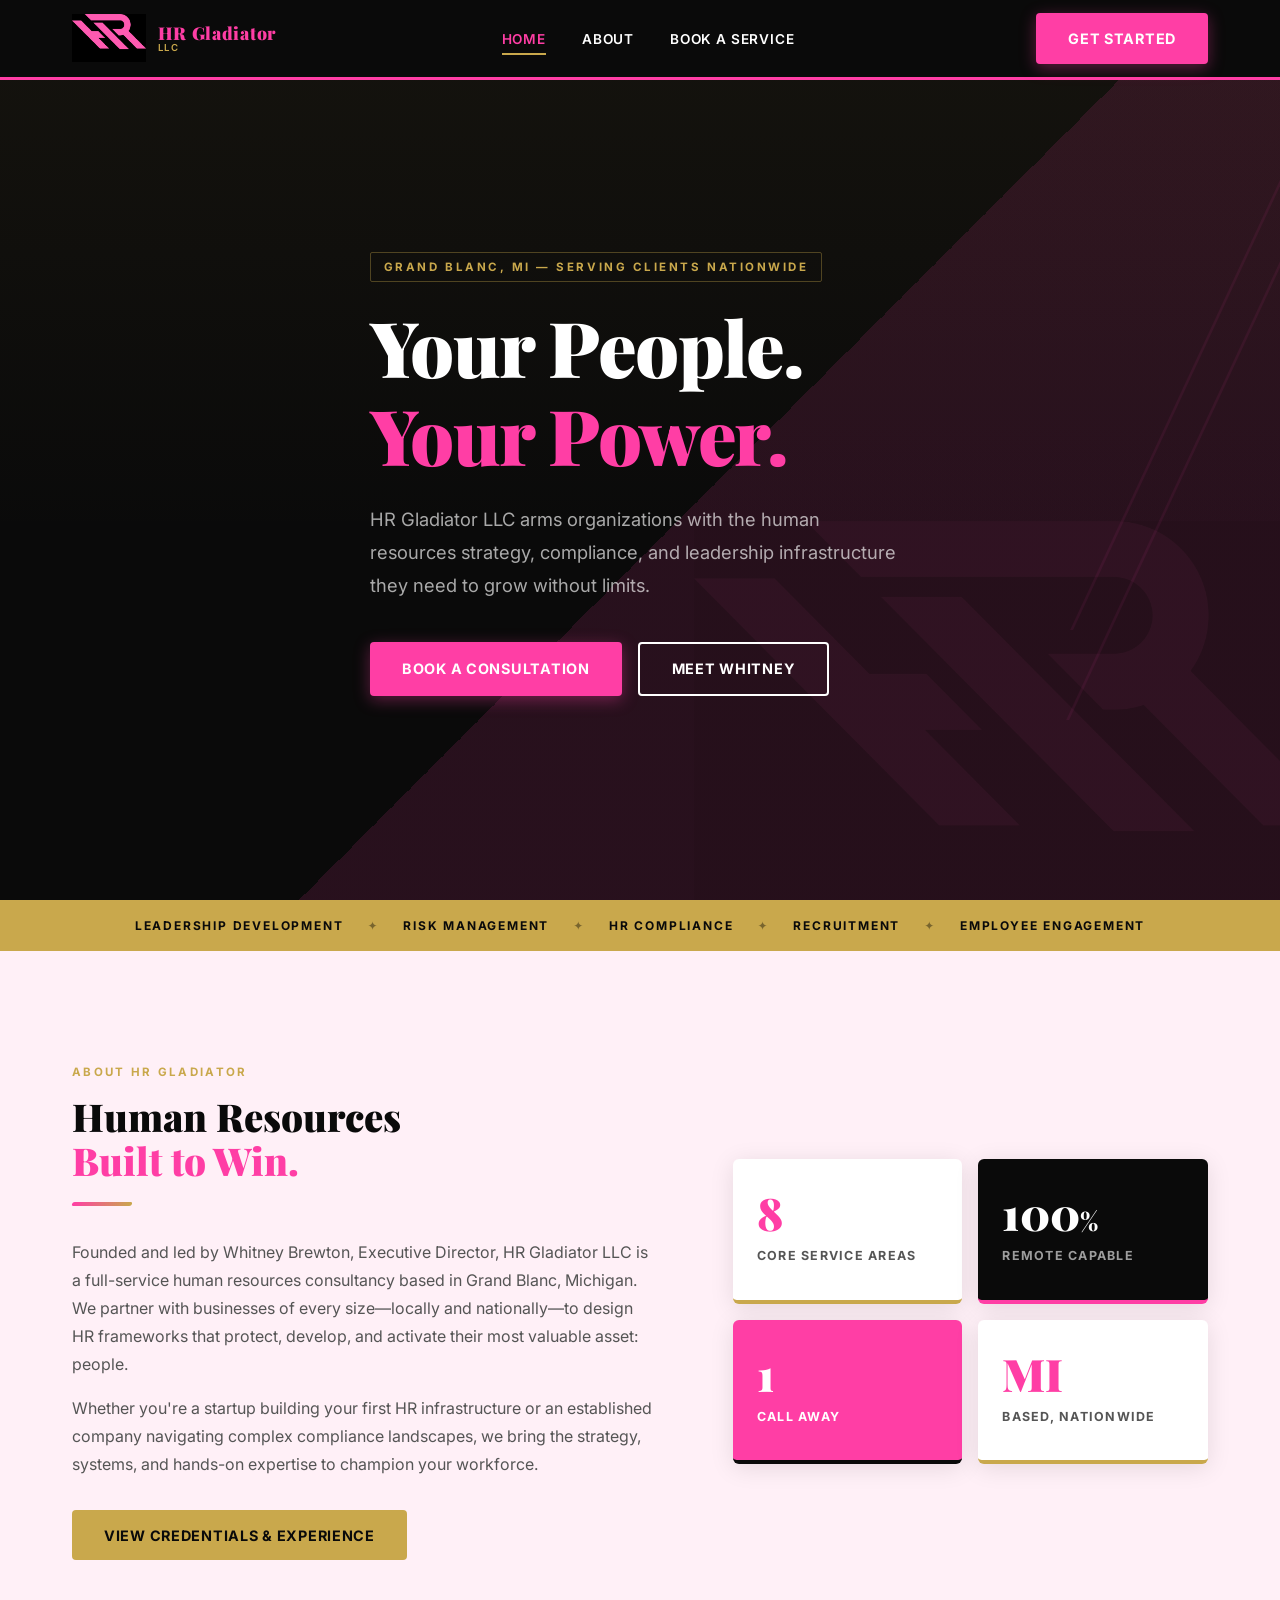
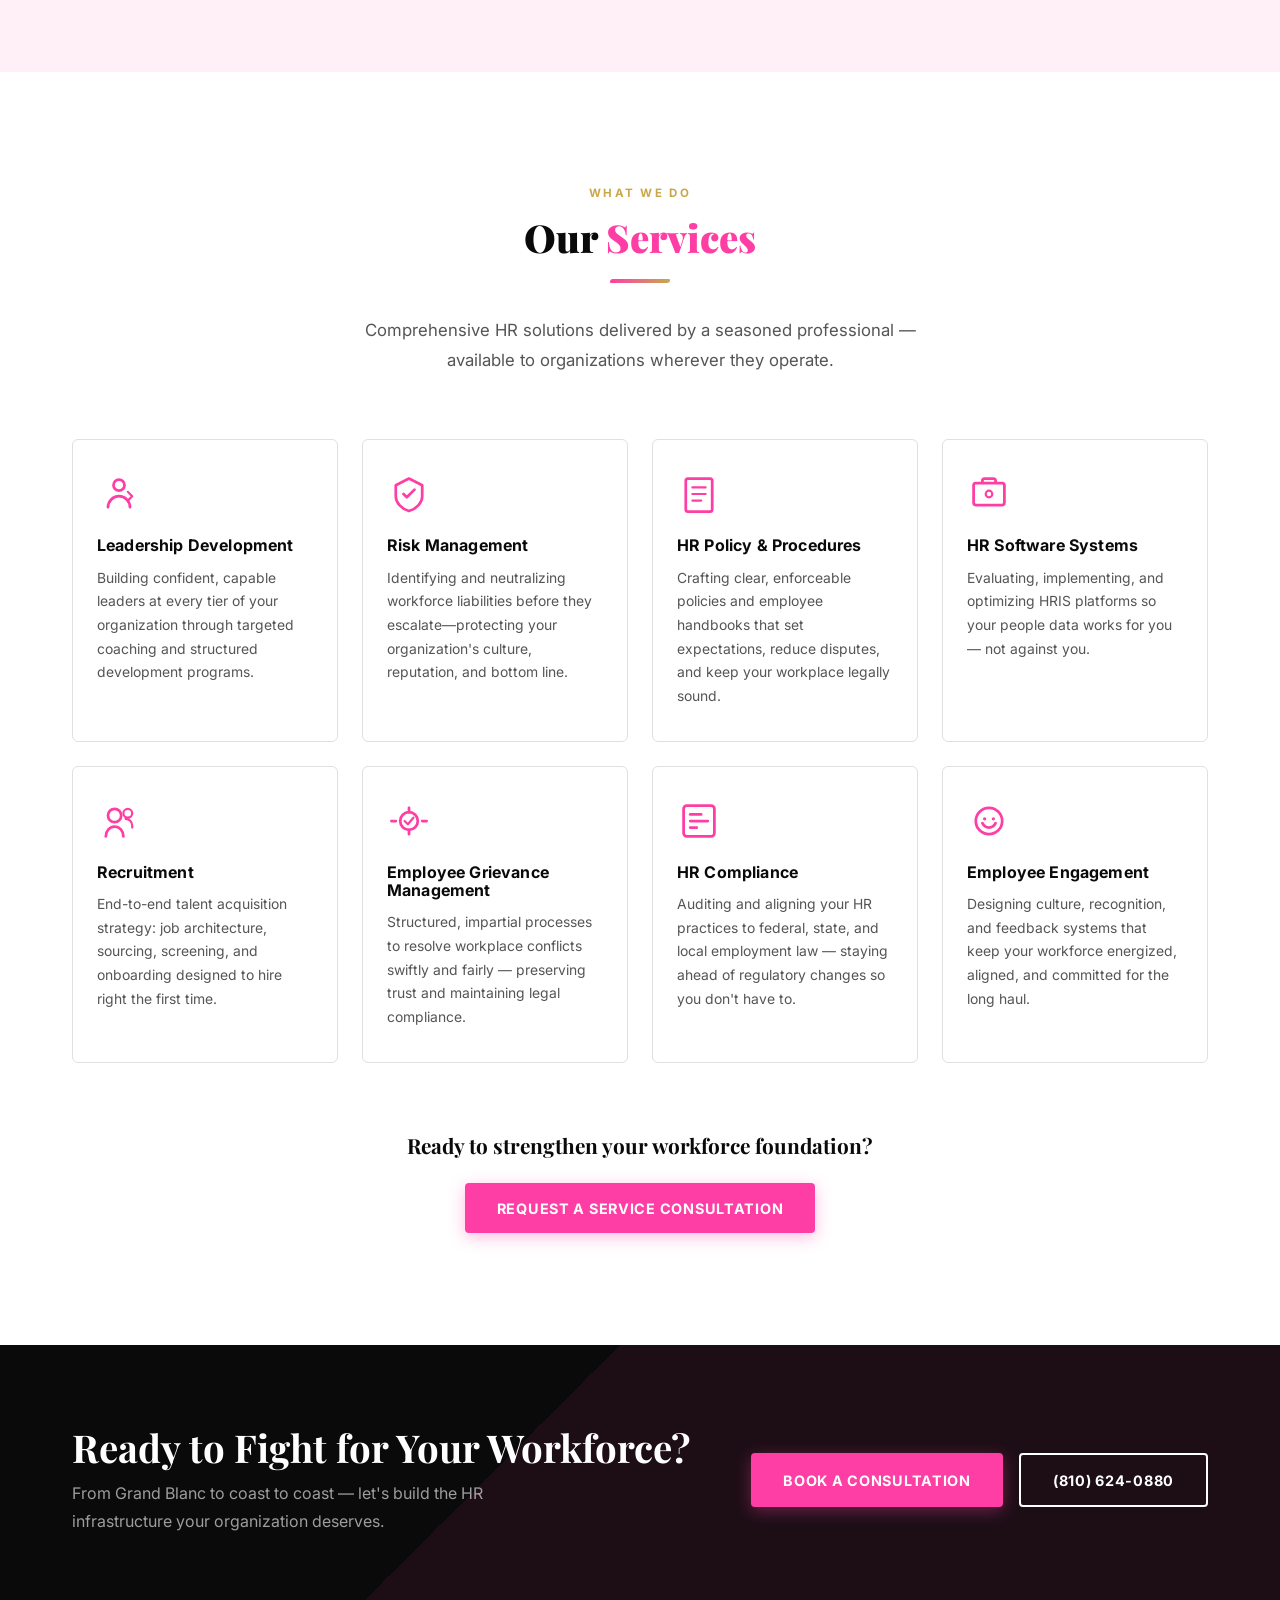
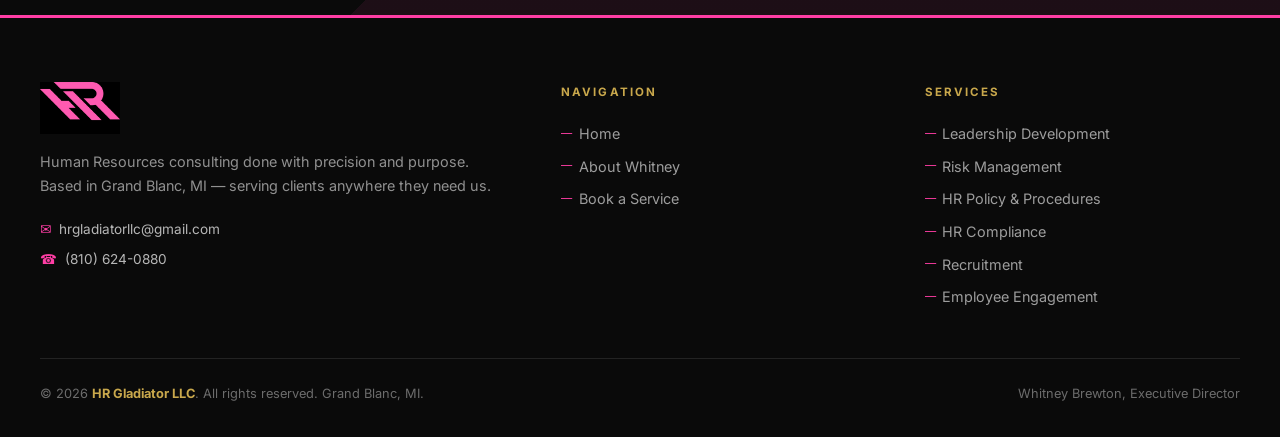
<file: index.html>
<!DOCTYPE html>
<html lang="en">
<head>
  <meta charset="UTF-8" />
  <meta name="viewport" content="width=device-width, initial-scale=1.0" />
  <title>HR Gladiator LLC — Human Resources Solutions, Grand Blanc MI</title>
  <meta name="description" content="HR Gladiator LLC, led by Whitney Brewton, offers expert human resources consulting from Grand Blanc, MI to clients everywhere." />
  <link rel="stylesheet" href="styles.css" />
  <link rel="stylesheet" href="index.css" />
  <link rel="icon" type="image/png" href="logo-transparent.png" />
</head>
<body>

  <!-- ===== NAVIGATION ===== -->
  <nav class="nav" role="navigation" aria-label="Main navigation">
    <div class="nav__inner">
      <a href="index.html" class="nav__logo" aria-label="HR Gladiator home">
        <img src="logo-transparent.png" alt="HR Gladiator logo" />
        <div class="nav__logo-text">
          <span class="nav__logo-name">HR Gladiator</span>
          <span class="nav__logo-sub">LLC</span>
        </div>
      </a>

      <ul class="nav__links" role="list">
        <li><a href="index.html"      class="nav__link">Home</a></li>
        <li><a href="about.html"      class="nav__link">About</a></li>
        <li><a href="contact.html"    class="nav__link">Book a Service</a></li>
      </ul>

      <a href="contact.html" class="btn btn-primary nav__cta">Get Started</a>

      <button class="nav__hamburger" aria-label="Toggle menu" aria-expanded="false">
        <span></span><span></span><span></span>
      </button>
    </div>
  </nav>

  <!-- ===== HERO ===== -->
  <section class="hero" aria-label="Hero">
    <div class="hero__bg-slash" aria-hidden="true"></div>
    <div class="hero__content container">
      <span class="hero__eyebrow animate-up">Grand Blanc, MI — Serving Clients Nationwide</span>
      <h1 class="hero__title animate-up delay-1">
        Your People.<br />
        <span>Your Power.</span>
      </h1>
      <p class="hero__sub animate-up delay-2">
        HR Gladiator LLC arms organizations with the human resources strategy, 
        compliance, and leadership infrastructure they need to grow without limits.
      </p>
      <div class="hero__actions animate-up delay-3">
        <a href="contact.html" class="btn btn-primary">Book a Consultation</a>
        <a href="about.html"   class="btn btn-outline">Meet Whitney</a>
      </div>
    </div>
    <div class="hero__logo-watermark" aria-hidden="true">
      <img src="logo-transparent.png" alt="" />
    </div>
  </section>

  <!-- ===== INTRO STRIP ===== -->
  <div class="intro-strip">
    <div class="intro-strip__inner container">
      <span>Leadership Development</span>
      <span class="sep" aria-hidden="true">✦</span>
      <span>Risk Management</span>
      <span class="sep" aria-hidden="true">✦</span>
      <span>HR Compliance</span>
      <span class="sep" aria-hidden="true">✦</span>
      <span>Recruitment</span>
      <span class="sep" aria-hidden="true">✦</span>
      <span>Employee Engagement</span>
    </div>
  </div>

  <!-- ===== ABOUT SNAPSHOT ===== -->
  <section class="about-snap" aria-labelledby="about-snap-heading">
    <div class="container about-snap__grid">
      <div class="about-snap__text reveal">
        <span class="section-label">About HR Gladiator</span>
        <h2 class="section-title" id="about-snap-heading">
          Human Resources<br /><span>Built to Win.</span>
        </h2>
        <div class="slash-divider"></div>
        <p>
          Founded and led by Whitney Brewton, Executive Director, HR Gladiator LLC is a 
          full-service human resources consultancy based in Grand Blanc, Michigan. We 
          partner with businesses of every size—locally and nationally—to design HR 
          frameworks that protect, develop, and activate their most valuable asset: people.
        </p>
        <p style="margin-top: 1rem;">
          Whether you're a startup building your first HR infrastructure or an established 
          company navigating complex compliance landscapes, we bring the strategy, 
          systems, and hands-on expertise to champion your workforce.
        </p>
        <a href="about.html" class="btn btn-gold" style="margin-top:2rem;">
          View Credentials &amp; Experience
        </a>
      </div>

      <div class="about-snap__stats reveal">
        <div class="stat-card">
          <span class="stat-card__num">8</span>
          <span class="stat-card__label">Core Service Areas</span>
        </div>
        <div class="stat-card stat-card--dark">
          <span class="stat-card__num">100<span class="stat-card__unit">%</span></span>
          <span class="stat-card__label">Remote Capable</span>
        </div>
        <div class="stat-card stat-card--pink">
          <span class="stat-card__num">1</span>
          <span class="stat-card__label">Call Away</span>
        </div>
        <div class="stat-card">
          <span class="stat-card__num">MI</span>
          <span class="stat-card__label">Based, Nationwide</span>
        </div>
      </div>
    </div>
  </section>

  <!-- ===== SERVICES ===== -->
  <section class="services" aria-labelledby="services-heading">
    <div class="container">
      <div class="services__header reveal">
        <span class="section-label">What We Do</span>
        <h2 class="section-title" id="services-heading">
          Our <span>Services</span>
        </h2>
        <div class="slash-divider"></div>
        <p class="section-intro">
          Comprehensive HR solutions delivered by a seasoned professional — 
          available to organizations wherever they operate.
        </p>
      </div>

      <div class="services__grid">

        <article class="service-card reveal">
          <div class="service-card__icon" aria-hidden="true">
            <svg viewBox="0 0 40 40" fill="none" xmlns="http://www.w3.org/2000/svg">
              <circle cx="20" cy="12" r="5" stroke="currentColor" stroke-width="2.5"/>
              <path d="M10 32c0-5.523 4.477-10 10-10s10 4.477 10 10" stroke="currentColor" stroke-width="2.5" stroke-linecap="round"/>
              <path d="M28 18l4 4-4 4" stroke="currentColor" stroke-width="2" stroke-linecap="round" stroke-linejoin="round"/>
            </svg>
          </div>
          <h3>Leadership Development</h3>
          <p>Building confident, capable leaders at every tier of your organization through targeted coaching and structured development programs.</p>
        </article>

        <article class="service-card reveal">
          <div class="service-card__icon" aria-hidden="true">
            <svg viewBox="0 0 40 40" fill="none" xmlns="http://www.w3.org/2000/svg">
              <path d="M20 6L8 12v10c0 6 5.4 11.6 12 13.5 6.6-1.9 12-7.5 12-13.5V12L20 6z" stroke="currentColor" stroke-width="2.5" stroke-linejoin="round"/>
              <path d="M15 20l3 3 7-7" stroke="currentColor" stroke-width="2.5" stroke-linecap="round" stroke-linejoin="round"/>
            </svg>
          </div>
          <h3>Risk Management</h3>
          <p>Identifying and neutralizing workforce liabilities before they escalate—protecting your organization's culture, reputation, and bottom line.</p>
        </article>

        <article class="service-card reveal">
          <div class="service-card__icon" aria-hidden="true">
            <svg viewBox="0 0 40 40" fill="none" xmlns="http://www.w3.org/2000/svg">
              <rect x="8" y="6" width="24" height="30" rx="2" stroke="currentColor" stroke-width="2.5"/>
              <path d="M14 14h12M14 20h12M14 26h8" stroke="currentColor" stroke-width="2" stroke-linecap="round"/>
            </svg>
          </div>
          <h3>HR Policy &amp; Procedures</h3>
          <p>Crafting clear, enforceable policies and employee handbooks that set expectations, reduce disputes, and keep your workplace legally sound.</p>
        </article>

        <article class="service-card reveal">
          <div class="service-card__icon" aria-hidden="true">
            <svg viewBox="0 0 40 40" fill="none" xmlns="http://www.w3.org/2000/svg">
              <rect x="6" y="10" width="28" height="20" rx="2" stroke="currentColor" stroke-width="2.5"/>
              <path d="M14 10V8a2 2 0 0 1 2-2h8a2 2 0 0 1 2 2v2" stroke="currentColor" stroke-width="2.5"/>
              <circle cx="20" cy="20" r="3" stroke="currentColor" stroke-width="2"/>
            </svg>
          </div>
          <h3>HR Software Systems</h3>
          <p>Evaluating, implementing, and optimizing HRIS platforms so your people data works for you — not against you.</p>
        </article>

        <article class="service-card reveal">
          <div class="service-card__icon" aria-hidden="true">
            <svg viewBox="0 0 40 40" fill="none" xmlns="http://www.w3.org/2000/svg">
              <circle cx="16" cy="15" r="6" stroke="currentColor" stroke-width="2.5"/>
              <path d="M8 34c0-5 3.6-9 8-9s8 4 8 9" stroke="currentColor" stroke-width="2.5" stroke-linecap="round"/>
              <path d="M26 18c3.3 0 6 2.7 6 6v2" stroke="currentColor" stroke-width="2" stroke-linecap="round"/>
              <circle cx="28" cy="13" r="4" stroke="currentColor" stroke-width="2"/>
            </svg>
          </div>
          <h3>Recruitment</h3>
          <p>End-to-end talent acquisition strategy: job architecture, sourcing, screening, and onboarding designed to hire right the first time.</p>
        </article>

        <article class="service-card reveal">
          <div class="service-card__icon" aria-hidden="true">
            <svg viewBox="0 0 40 40" fill="none" xmlns="http://www.w3.org/2000/svg">
              <path d="M20 8v4M20 28v4M8 20H4M36 20h-4" stroke="currentColor" stroke-width="2.5" stroke-linecap="round"/>
              <circle cx="20" cy="20" r="8" stroke="currentColor" stroke-width="2.5"/>
              <path d="M16 20l3 3 5-6" stroke="currentColor" stroke-width="2" stroke-linecap="round" stroke-linejoin="round"/>
            </svg>
          </div>
          <h3>Employee Grievance Management</h3>
          <p>Structured, impartial processes to resolve workplace conflicts swiftly and fairly — preserving trust and maintaining legal compliance.</p>
        </article>

        <article class="service-card reveal">
          <div class="service-card__icon" aria-hidden="true">
            <svg viewBox="0 0 40 40" fill="none" xmlns="http://www.w3.org/2000/svg">
              <path d="M12 20h16M12 14h10M12 26h6" stroke="currentColor" stroke-width="2.5" stroke-linecap="round"/>
              <rect x="6" y="6" width="28" height="28" rx="3" stroke="currentColor" stroke-width="2.5"/>
            </svg>
          </div>
          <h3>HR Compliance</h3>
          <p>Auditing and aligning your HR practices to federal, state, and local employment law — staying ahead of regulatory changes so you don't have to.</p>
        </article>

        <article class="service-card reveal">
          <div class="service-card__icon" aria-hidden="true">
            <svg viewBox="0 0 40 40" fill="none" xmlns="http://www.w3.org/2000/svg">
              <path d="M20 8c-6.6 0-12 5.4-12 12s5.4 12 12 12 12-5.4 12-12S26.6 8 20 8z" stroke="currentColor" stroke-width="2.5"/>
              <path d="M14 22c1.2 2.4 3.4 4 6 4s4.8-1.6 6-4" stroke="currentColor" stroke-width="2.5" stroke-linecap="round"/>
              <circle cx="16" cy="18" r="1.5" fill="currentColor"/>
              <circle cx="24" cy="18" r="1.5" fill="currentColor"/>
            </svg>
          </div>
          <h3>Employee Engagement</h3>
          <p>Designing culture, recognition, and feedback systems that keep your workforce energized, aligned, and committed for the long haul.</p>
        </article>

      </div>

      <div class="services__cta reveal">
        <p>Ready to strengthen your workforce foundation?</p>
        <a href="contact.html" class="btn btn-primary">Request a Service Consultation</a>
      </div>
    </div>
  </section>

  <!-- ===== CTA BAND ===== -->
  <section class="cta-band" aria-label="Call to action">
    <div class="cta-band__slash" aria-hidden="true"></div>
    <div class="container cta-band__inner reveal">
      <div class="cta-band__text">
        <h2>Ready to Fight for Your Workforce?</h2>
        <p>From Grand Blanc to coast to coast — let's build the HR infrastructure your organization deserves.</p>
      </div>
      <div class="cta-band__actions">
        <a href="contact.html" class="btn btn-primary">Book a Consultation</a>
        <a href="tel:8106240880"  class="btn btn-outline">(810) 624-0880</a>
      </div>
    </div>
  </section>

  <!-- ===== FOOTER ===== -->
  <footer class="footer" role="contentinfo">
    <div class="footer__grid">

      <div class="footer__brand">
        <img src="logo-transparent.png" alt="HR Gladiator logo" />
        <p>Human Resources consulting done with precision and purpose. Based in Grand Blanc, MI — serving clients anywhere they need us.</p>
        <a href="mailto:hrgladiatorllc@gmail.com" class="footer__contact-item">
          <span class="icon">✉</span> hrgladiatorllc@gmail.com
        </a>
        <a href="tel:8106240880" class="footer__contact-item">
          <span class="icon">☎</span> (810) 624-0880
        </a>
      </div>

      <div>
        <p class="footer__heading">Navigation</p>
        <ul class="footer__links">
          <li><a href="index.html">Home</a></li>
          <li><a href="about.html">About Whitney</a></li>
          <li><a href="contact.html">Book a Service</a></li>
        </ul>
      </div>

      <div>
        <p class="footer__heading">Services</p>
        <ul class="footer__links">
          <li><a href="contact.html">Leadership Development</a></li>
          <li><a href="contact.html">Risk Management</a></li>
          <li><a href="contact.html">HR Policy &amp; Procedures</a></li>
          <li><a href="contact.html">HR Compliance</a></li>
          <li><a href="contact.html">Recruitment</a></li>
          <li><a href="contact.html">Employee Engagement</a></li>
        </ul>
      </div>

    </div>

    <div class="footer__bottom">
      <p class="footer__copy">&copy; <span id="footer-year"></span> <strong>HR Gladiator LLC</strong>. All rights reserved. Grand Blanc, MI.</p>
      <p class="footer__copy">Whitney Brewton, Executive Director</p>
    </div>
  </footer>

  <script src="nav.js"></script>
  <script src="index.js"></script>
</body>
</html>
</file>
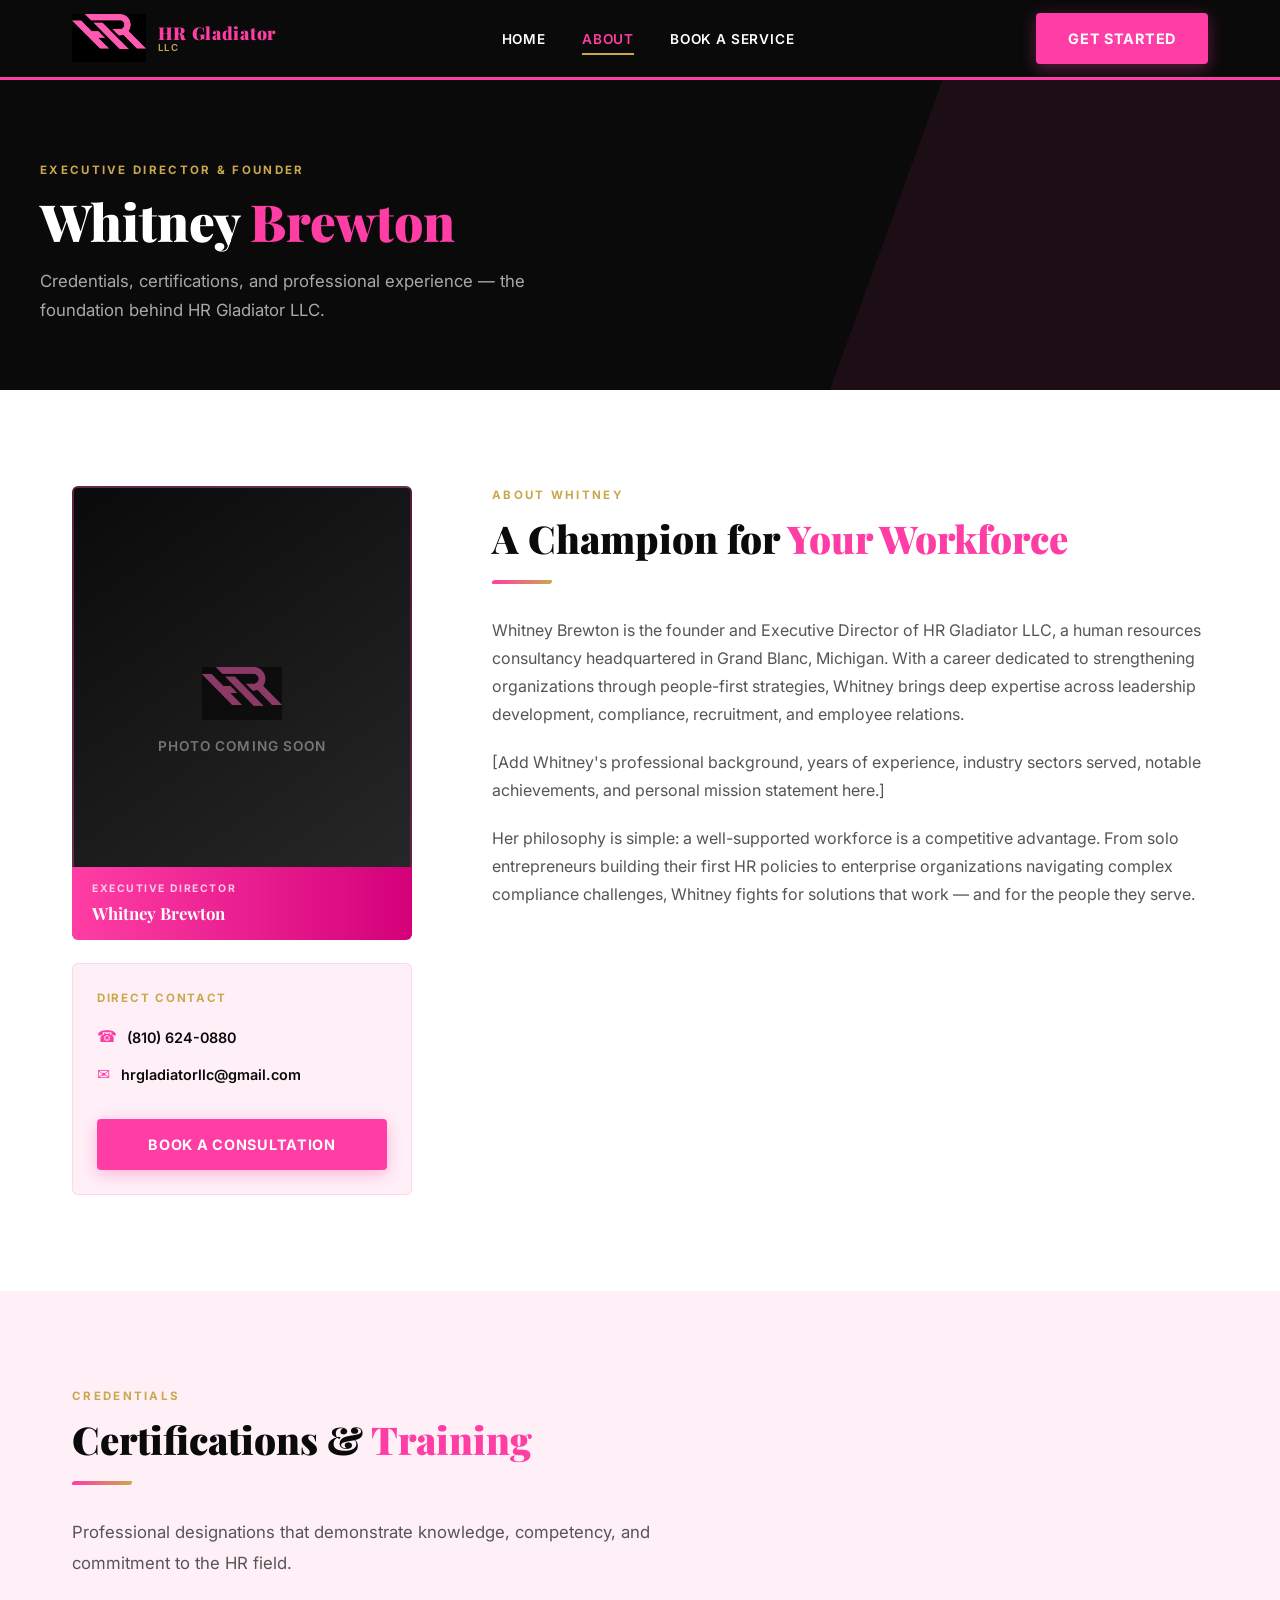
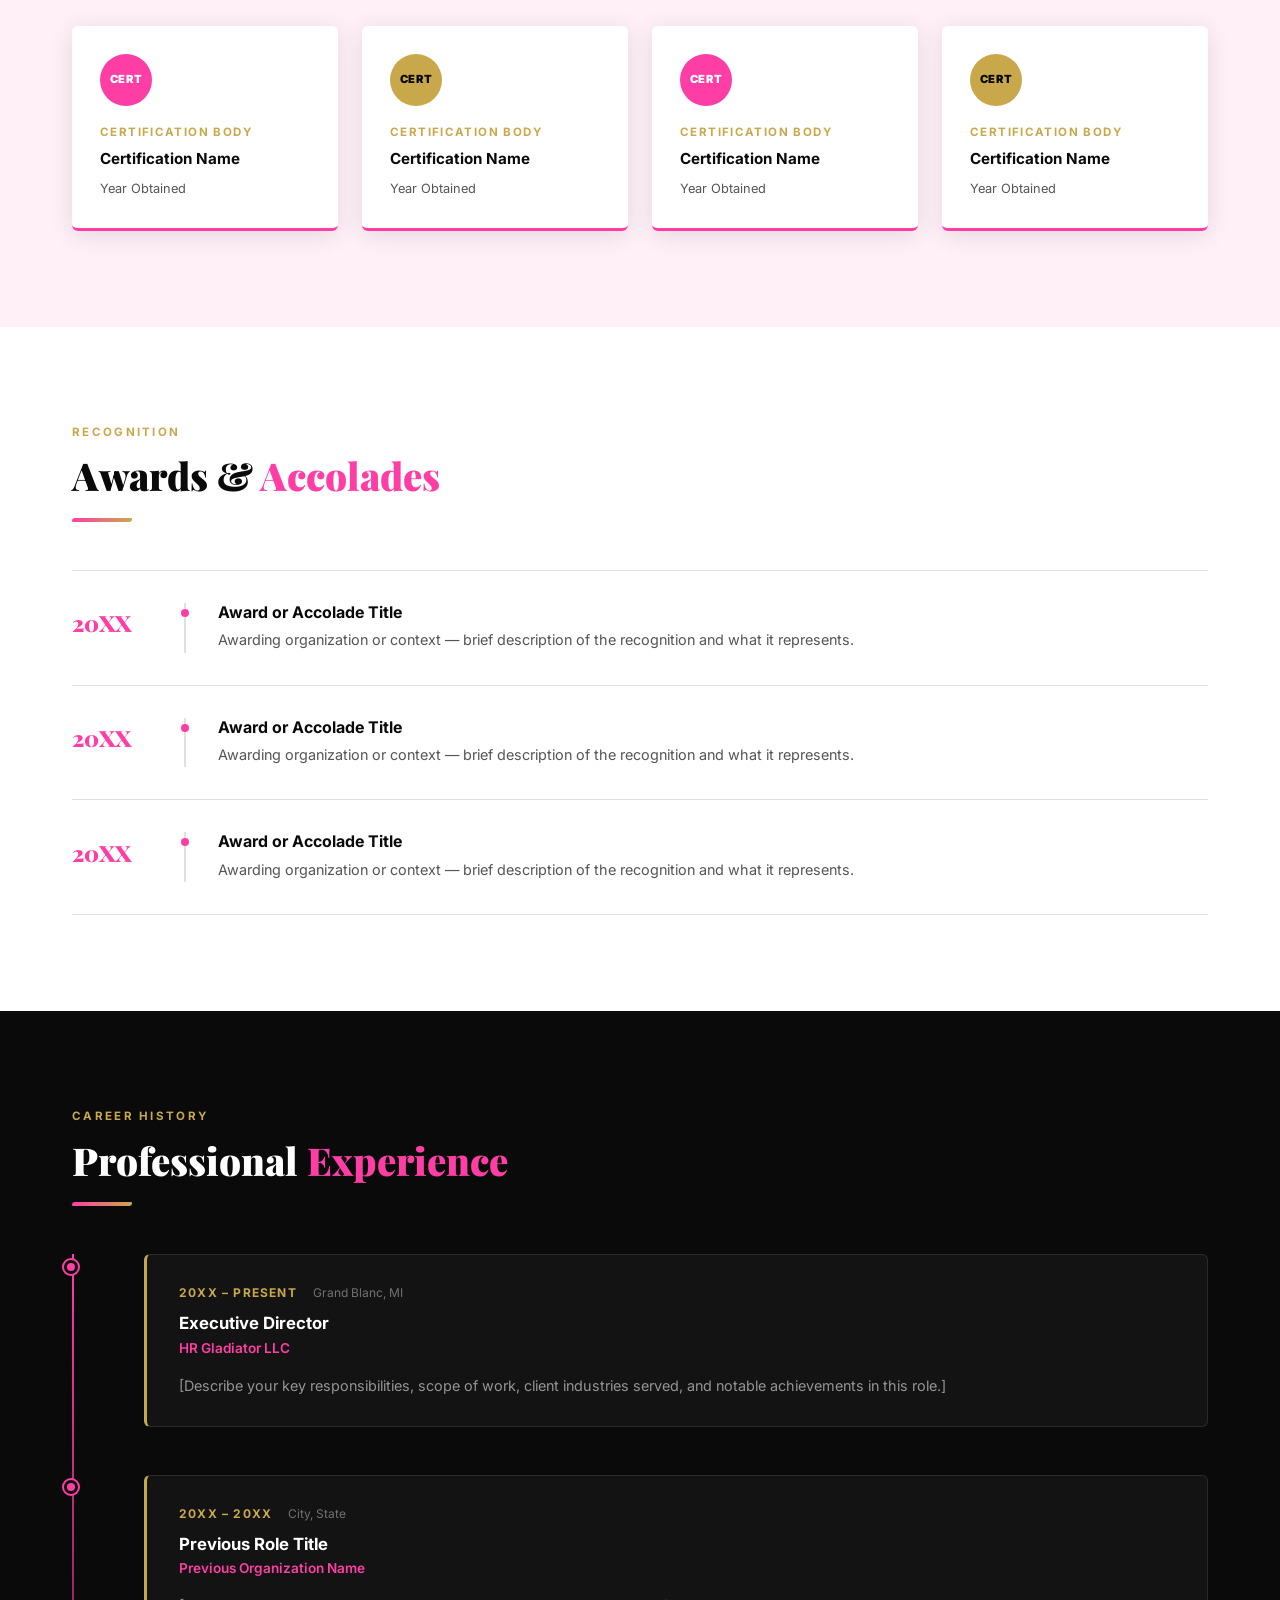
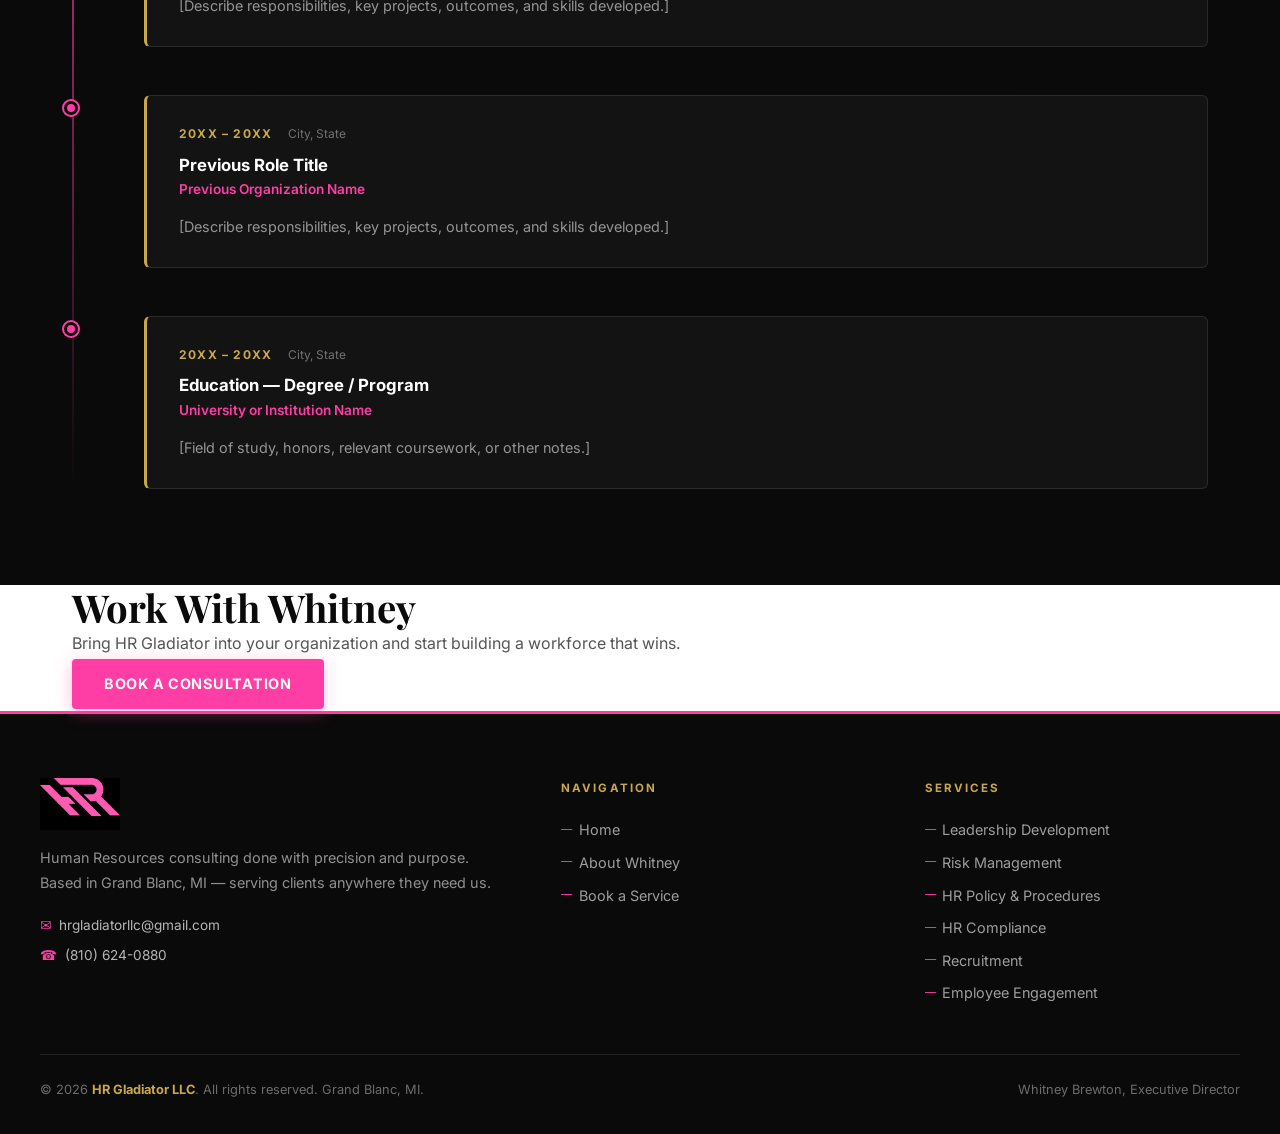
<file: about.html>
<!DOCTYPE html>
<html lang="en">
<head>
  <meta charset="UTF-8" />
  <meta name="viewport" content="width=device-width, initial-scale=1.0" />
  <title>About Whitney Brewton — HR Gladiator LLC</title>
  <meta name="description" content="Meet Whitney Brewton, Executive Director of HR Gladiator LLC — her credentials, certifications, and professional experience." />
  <link rel="stylesheet" href="styles.css" />
  <link rel="stylesheet" href="about.css" />
  <link rel="icon" type="image/png" href="logo-transparent.png" />
</head>
<body>

  <!-- ===== NAVIGATION ===== -->
  <nav class="nav" role="navigation" aria-label="Main navigation">
    <div class="nav__inner">
      <a href="index.html" class="nav__logo" aria-label="HR Gladiator home">
        <img src="logo-transparent.png" alt="HR Gladiator logo" />
        <div class="nav__logo-text">
          <span class="nav__logo-name">HR Gladiator</span>
          <span class="nav__logo-sub">LLC</span>
        </div>
      </a>

      <ul class="nav__links" role="list">
        <li><a href="index.html"   class="nav__link">Home</a></li>
        <li><a href="about.html"   class="nav__link">About</a></li>
        <li><a href="contact.html" class="nav__link">Book a Service</a></li>
      </ul>

      <a href="contact.html" class="btn btn-primary nav__cta">Get Started</a>

      <button class="nav__hamburger" aria-label="Toggle menu" aria-expanded="false">
        <span></span><span></span><span></span>
      </button>
    </div>
  </nav>

  <!-- ===== PAGE HEADER ===== -->
  <header class="page-header">
    <div class="page-header__inner">
      <p class="page-header__label">Executive Director & Founder</p>
      <h1 class="page-header__title">Whitney <span>Brewton</span></h1>
      <p class="page-header__sub">Credentials, certifications, and professional experience — the foundation behind HR Gladiator LLC.</p>
    </div>
  </header>

  <!-- ===== BIO SECTION ===== -->
  <section class="bio" aria-labelledby="bio-heading">
    <div class="container bio__grid">

      <div class="bio__photo-col reveal">
        <div class="bio__photo-frame">
          <!-- Photo placeholder — replace src with Whitney's professional photo -->
          <div class="bio__photo-placeholder" aria-label="Whitney Brewton professional photo">
            <img src="logo-transparent.png" alt="HR Gladiator" class="bio__photo-logo" />
            <span>Photo Coming Soon</span>
          </div>
          <div class="bio__photo-badge">
            <span class="bio__photo-badge-title">Executive Director</span>
            <span class="bio__photo-badge-name">Whitney Brewton</span>
          </div>
        </div>

        <div class="bio__contact-card">
          <p class="bio__contact-heading">Direct Contact</p>
          <a href="tel:8106240880" class="bio__contact-link">
            <span class="bio__contact-icon">☎</span>
            (810) 624-0880
          </a>
          <a href="mailto:hrgladiatorllc@gmail.com" class="bio__contact-link">
            <span class="bio__contact-icon">✉</span>
            hrgladiatorllc@gmail.com
          </a>
          <a href="contact.html" class="btn btn-primary" style="width:100%;justify-content:center;margin-top:1.25rem;">
            Book a Consultation
          </a>
        </div>
      </div>

      <div class="bio__text reveal">
        <span class="section-label">About Whitney</span>
        <h2 class="section-title" id="bio-heading">A Champion for <span>Your Workforce</span></h2>
        <div class="slash-divider"></div>

        <!-- ✏️ Replace the placeholder text below with Whitney's actual bio -->
        <p>
          Whitney Brewton is the founder and Executive Director of HR Gladiator LLC, 
          a human resources consultancy headquartered in Grand Blanc, Michigan. With a 
          career dedicated to strengthening organizations through people-first strategies, 
          Whitney brings deep expertise across leadership development, compliance, recruitment, 
          and employee relations.
        </p>
        <p style="margin-top:1.25rem;">
          [Add Whitney's professional background, years of experience, industry sectors served, 
          notable achievements, and personal mission statement here.]
        </p>
        <p style="margin-top:1.25rem;">
          Her philosophy is simple: a well-supported workforce is a competitive advantage. 
          From solo entrepreneurs building their first HR policies to enterprise organizations 
          navigating complex compliance challenges, Whitney fights for solutions that work — 
          and for the people they serve.
        </p>
      </div>

    </div>
  </section>

  <!-- ===== CERTIFICATIONS ===== -->
  <section class="certs" aria-labelledby="certs-heading">
    <div class="container">
      <div class="certs__header reveal">
        <span class="section-label">Credentials</span>
        <h2 class="section-title" id="certs-heading">Certifications &amp; <span>Training</span></h2>
        <div class="slash-divider"></div>
        <p class="section-intro">Professional designations that demonstrate knowledge, competency, and commitment to the HR field.</p>
      </div>

      <div class="certs__grid">

        <!-- ✏️ Add / edit certification cards below as needed -->

        <article class="cert-card reveal">
          <div class="cert-card__badge">
            <span>CERT</span>
          </div>
          <div class="cert-card__body">
            <p class="cert-card__issuer">Certification Body</p>
            <h3 class="cert-card__title">Certification Name</h3>
            <p class="cert-card__year">Year Obtained</p>
          </div>
        </article>

        <article class="cert-card reveal">
          <div class="cert-card__badge cert-card__badge--gold">
            <span>CERT</span>
          </div>
          <div class="cert-card__body">
            <p class="cert-card__issuer">Certification Body</p>
            <h3 class="cert-card__title">Certification Name</h3>
            <p class="cert-card__year">Year Obtained</p>
          </div>
        </article>

        <article class="cert-card reveal">
          <div class="cert-card__badge">
            <span>CERT</span>
          </div>
          <div class="cert-card__body">
            <p class="cert-card__issuer">Certification Body</p>
            <h3 class="cert-card__title">Certification Name</h3>
            <p class="cert-card__year">Year Obtained</p>
          </div>
        </article>

        <article class="cert-card reveal">
          <div class="cert-card__badge cert-card__badge--gold">
            <span>CERT</span>
          </div>
          <div class="cert-card__body">
            <p class="cert-card__issuer">Certification Body</p>
            <h3 class="cert-card__title">Certification Name</h3>
            <p class="cert-card__year">Year Obtained</p>
          </div>
        </article>

      </div>
    </div>
  </section>

  <!-- ===== ACCOLADES ===== -->
  <section class="accolades" aria-labelledby="accolades-heading">
    <div class="container">
      <div class="accolades__header reveal">
        <span class="section-label">Recognition</span>
        <h2 class="section-title" id="accolades-heading">Awards &amp; <span>Accolades</span></h2>
        <div class="slash-divider"></div>
      </div>

      <div class="accolades__list">

        <!-- ✏️ Add / edit accolade rows below as needed -->

        <article class="accolade-row reveal">
          <div class="accolade-row__year">20XX</div>
          <div class="accolade-row__divider" aria-hidden="true"></div>
          <div class="accolade-row__content">
            <h3>Award or Accolade Title</h3>
            <p>Awarding organization or context — brief description of the recognition and what it represents.</p>
          </div>
        </article>

        <article class="accolade-row reveal">
          <div class="accolade-row__year">20XX</div>
          <div class="accolade-row__divider" aria-hidden="true"></div>
          <div class="accolade-row__content">
            <h3>Award or Accolade Title</h3>
            <p>Awarding organization or context — brief description of the recognition and what it represents.</p>
          </div>
        </article>

        <article class="accolade-row reveal">
          <div class="accolade-row__year">20XX</div>
          <div class="accolade-row__divider" aria-hidden="true"></div>
          <div class="accolade-row__content">
            <h3>Award or Accolade Title</h3>
            <p>Awarding organization or context — brief description of the recognition and what it represents.</p>
          </div>
        </article>

      </div>
    </div>
  </section>

  <!-- ===== EXPERIENCE TIMELINE ===== -->
  <section class="experience" aria-labelledby="exp-heading">
    <div class="container">
      <div class="experience__header reveal">
        <span class="section-label">Career History</span>
        <h2 class="section-title" id="exp-heading">Professional <span>Experience</span></h2>
        <div class="slash-divider"></div>
      </div>

      <div class="timeline">

        <!-- ✏️ Add / edit timeline entries below as needed. Most recent first. -->

        <article class="timeline-entry reveal">
          <div class="timeline-entry__dot" aria-hidden="true"></div>
          <div class="timeline-entry__card">
            <div class="timeline-entry__meta">
              <span class="timeline-entry__dates">20XX – Present</span>
              <span class="timeline-entry__location">Grand Blanc, MI</span>
            </div>
            <h3 class="timeline-entry__role">Executive Director</h3>
            <p class="timeline-entry__org">HR Gladiator LLC</p>
            <p class="timeline-entry__desc">
              [Describe your key responsibilities, scope of work, client industries served, 
              and notable achievements in this role.]
            </p>
          </div>
        </article>

        <article class="timeline-entry reveal">
          <div class="timeline-entry__dot" aria-hidden="true"></div>
          <div class="timeline-entry__card">
            <div class="timeline-entry__meta">
              <span class="timeline-entry__dates">20XX – 20XX</span>
              <span class="timeline-entry__location">City, State</span>
            </div>
            <h3 class="timeline-entry__role">Previous Role Title</h3>
            <p class="timeline-entry__org">Previous Organization Name</p>
            <p class="timeline-entry__desc">
              [Describe responsibilities, key projects, outcomes, and skills developed.]
            </p>
          </div>
        </article>

        <article class="timeline-entry reveal">
          <div class="timeline-entry__dot" aria-hidden="true"></div>
          <div class="timeline-entry__card">
            <div class="timeline-entry__meta">
              <span class="timeline-entry__dates">20XX – 20XX</span>
              <span class="timeline-entry__location">City, State</span>
            </div>
            <h3 class="timeline-entry__role">Previous Role Title</h3>
            <p class="timeline-entry__org">Previous Organization Name</p>
            <p class="timeline-entry__desc">
              [Describe responsibilities, key projects, outcomes, and skills developed.]
            </p>
          </div>
        </article>

        <article class="timeline-entry reveal">
          <div class="timeline-entry__dot" aria-hidden="true"></div>
          <div class="timeline-entry__card">
            <div class="timeline-entry__meta">
              <span class="timeline-entry__dates">20XX – 20XX</span>
              <span class="timeline-entry__location">City, State</span>
            </div>
            <h3 class="timeline-entry__role">Education — Degree / Program</h3>
            <p class="timeline-entry__org">University or Institution Name</p>
            <p class="timeline-entry__desc">
              [Field of study, honors, relevant coursework, or other notes.]
            </p>
          </div>
        </article>

      </div>
    </div>
  </section>

  <!-- ===== CTA BAND ===== -->
  <section class="cta-band" aria-label="Call to action">
    <div class="cta-band__slash" aria-hidden="true"></div>
    <div class="container cta-band__inner reveal">
      <div class="cta-band__text">
        <h2>Work With Whitney</h2>
        <p>Bring HR Gladiator into your organization and start building a workforce that wins.</p>
      </div>
      <div class="cta-band__actions">
        <a href="contact.html" class="btn btn-primary">Book a Consultation</a>
        <a href="tel:8106240880" class="btn btn-outline">(810) 624-0880</a>
      </div>
    </div>
  </section>

  <!-- ===== FOOTER ===== -->
  <footer class="footer" role="contentinfo">
    <div class="footer__grid">
      <div class="footer__brand">
        <img src="logo-transparent.png" alt="HR Gladiator logo" />
        <p>Human Resources consulting done with precision and purpose. Based in Grand Blanc, MI — serving clients anywhere they need us.</p>
        <a href="mailto:hrgladiatorllc@gmail.com" class="footer__contact-item">
          <span class="icon">✉</span> hrgladiatorllc@gmail.com
        </a>
        <a href="tel:8106240880" class="footer__contact-item">
          <span class="icon">☎</span> (810) 624-0880
        </a>
      </div>

      <div>
        <p class="footer__heading">Navigation</p>
        <ul class="footer__links">
          <li><a href="index.html">Home</a></li>
          <li><a href="about.html">About Whitney</a></li>
          <li><a href="contact.html">Book a Service</a></li>
        </ul>
      </div>

      <div>
        <p class="footer__heading">Services</p>
        <ul class="footer__links">
          <li><a href="contact.html">Leadership Development</a></li>
          <li><a href="contact.html">Risk Management</a></li>
          <li><a href="contact.html">HR Policy &amp; Procedures</a></li>
          <li><a href="contact.html">HR Compliance</a></li>
          <li><a href="contact.html">Recruitment</a></li>
          <li><a href="contact.html">Employee Engagement</a></li>
        </ul>
      </div>
    </div>

    <div class="footer__bottom">
      <p class="footer__copy">&copy; <span id="footer-year"></span> <strong>HR Gladiator LLC</strong>. All rights reserved. Grand Blanc, MI.</p>
      <p class="footer__copy">Whitney Brewton, Executive Director</p>
    </div>
  </footer>

  <script src="nav.js"></script>
  <script src="about.js"></script>
</body>
</html>
</file>
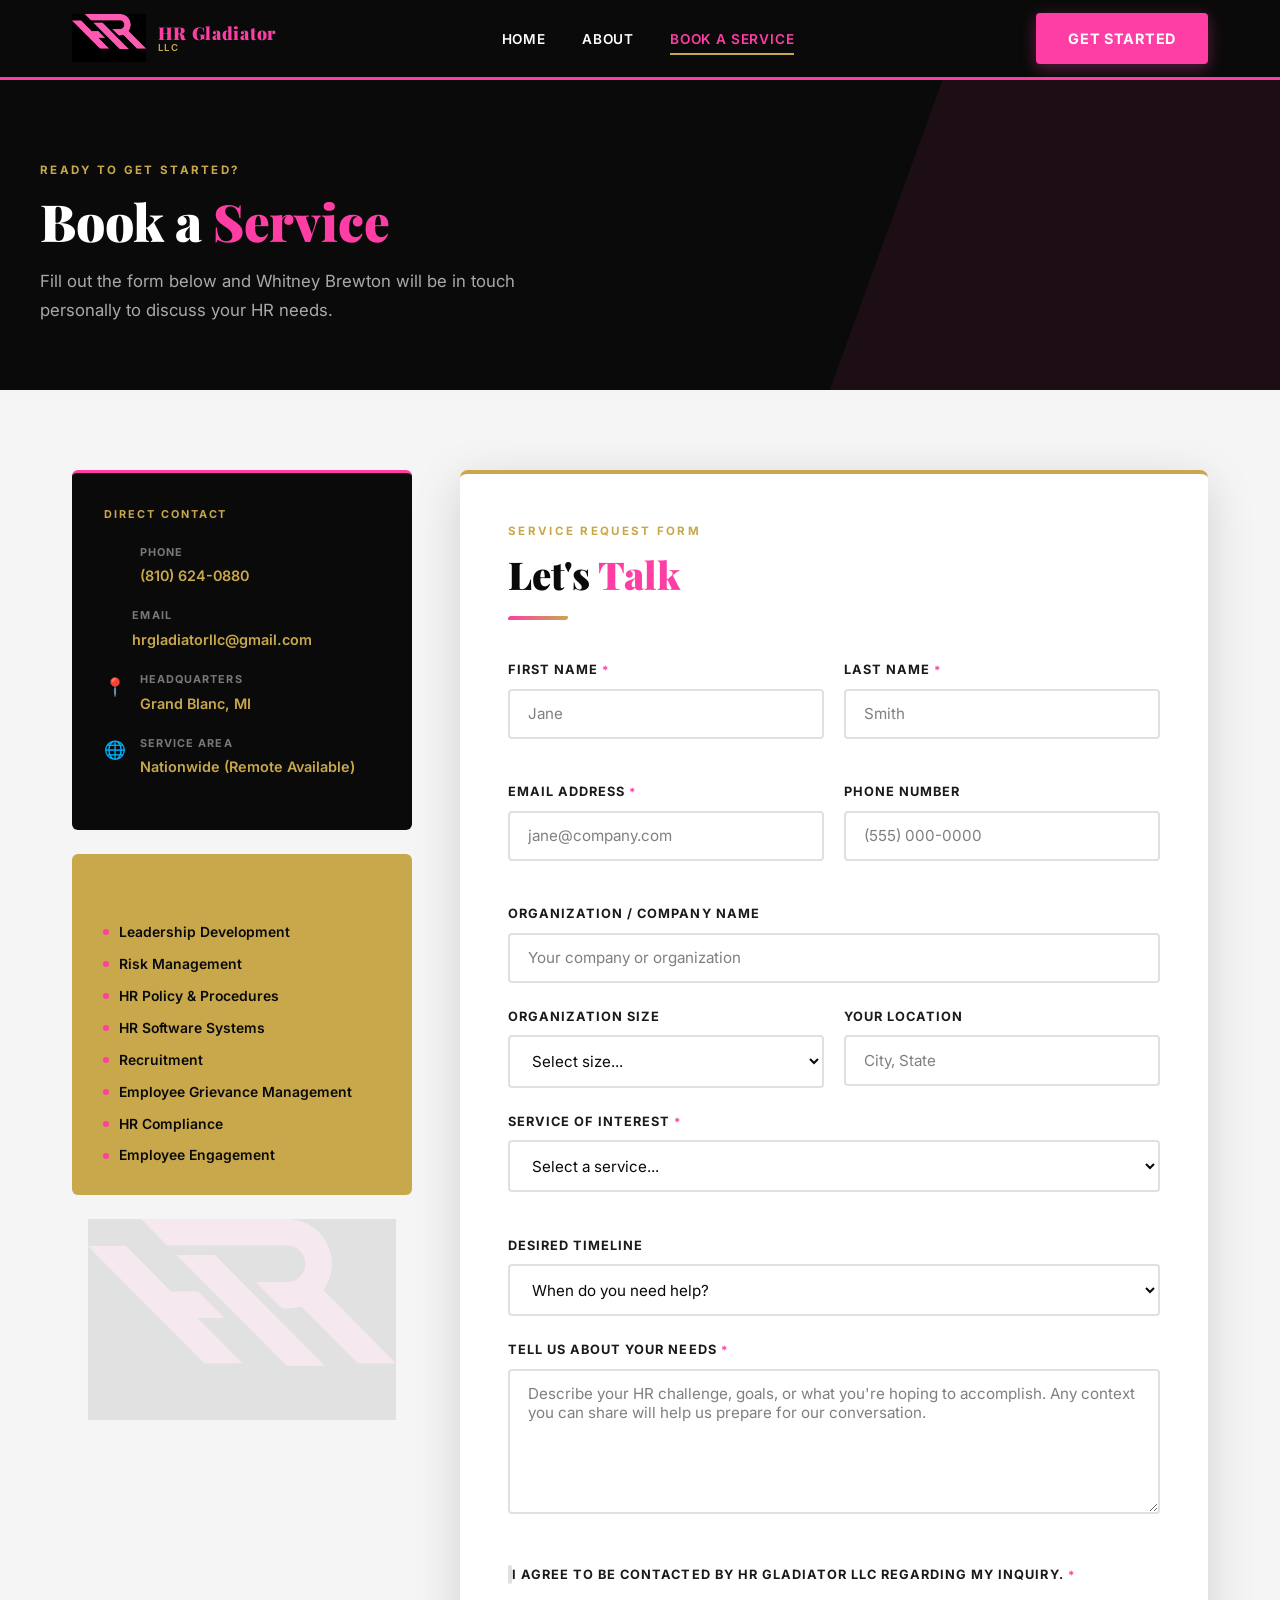
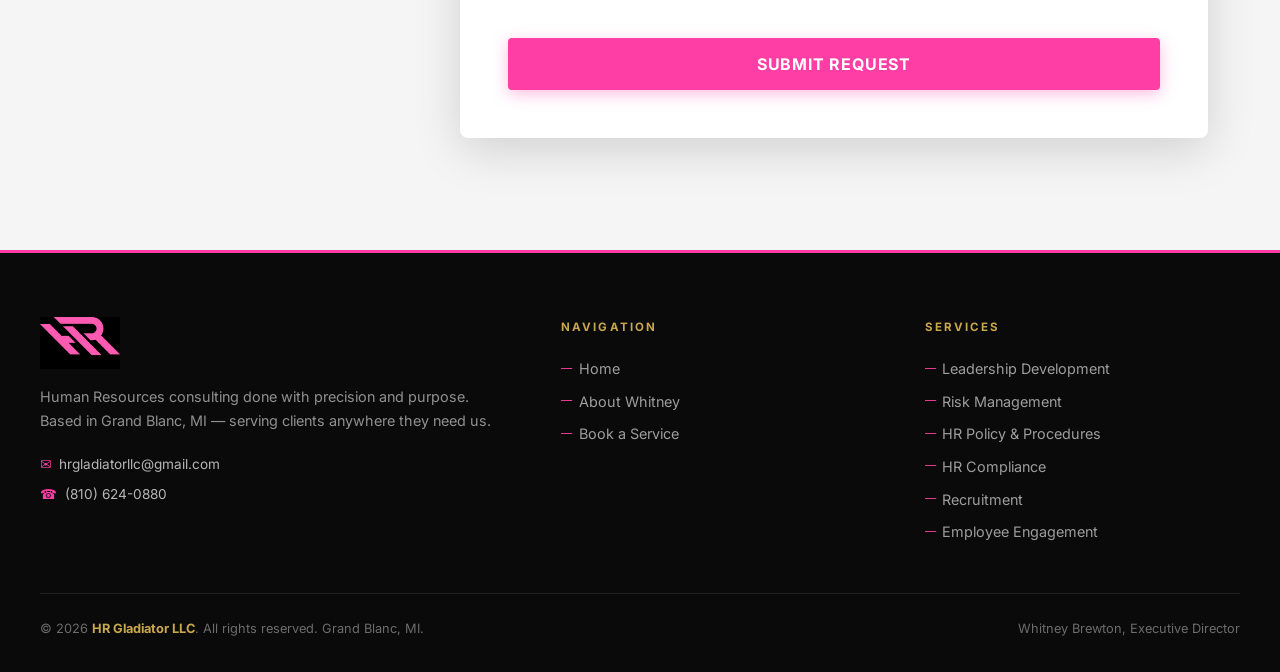
<file: contact.html>
<!DOCTYPE html>
<html lang="en">
<head>
  <meta charset="UTF-8" />
  <meta name="viewport" content="width=device-width, initial-scale=1.0" />
  <title>Book a Service — HR Gladiator LLC</title>
  <meta name="description" content="Request HR Gladiator services. Submit your inquiry to Whitney Brewton and her team." />
  <link rel="stylesheet" href="styles.css" />
  <link rel="stylesheet" href="contact.css" />
  <link rel="icon" type="image/png" href="logo-transparent.png" />
</head>
<body>

  <!-- ===== NAVIGATION ===== -->
  <nav class="nav" role="navigation" aria-label="Main navigation">
    <div class="nav__inner">
      <a href="index.html" class="nav__logo" aria-label="HR Gladiator home">
        <img src="logo-transparent.png" alt="HR Gladiator logo" />
        <div class="nav__logo-text">
          <span class="nav__logo-name">HR Gladiator</span>
          <span class="nav__logo-sub">LLC</span>
        </div>
      </a>

      <ul class="nav__links" role="list">
        <li><a href="index.html"   class="nav__link">Home</a></li>
        <li><a href="about.html"   class="nav__link">About</a></li>
        <li><a href="contact.html" class="nav__link">Book a Service</a></li>
      </ul>

      <a href="contact.html" class="btn btn-primary nav__cta">Get Started</a>

      <button class="nav__hamburger" aria-label="Toggle menu" aria-expanded="false">
        <span></span><span></span><span></span>
      </button>
    </div>
  </nav>

  <!-- ===== PAGE HEADER ===== -->
  <header class="page-header">
    <div class="page-header__inner">
      <p class="page-header__label">Ready to Get Started?</p>
      <h1 class="page-header__title">Book a <span>Service</span></h1>
      <p class="page-header__sub">Fill out the form below and Whitney Brewton will be in touch personally to discuss your HR needs.</p>
    </div>
  </header>

  <!-- ===== CONTACT GRID ===== -->
  <section class="contact-section" aria-labelledby="contact-form-heading">
    <div class="container contact-grid">

      <!-- Info Sidebar -->
      <aside class="contact-info reveal">

        <div class="contact-info__block">
          <p class="contact-info__heading">Direct Contact</p>
          <a href="tel:8106240880" class="contact-info__item">
            <span class="contact-info__icon" color="gold">☎</span>
            <div>
              <span class="contact-info__label">Phone</span>
              <span class="contact-info__val">(810) 624-0880</span>
            </div>
          </a>
          <a href="mailto:hrgladiatorllc@gmail.com" class="contact-info__item">
            <span class="contact-info__icon" color="gold">✉</span>
            <div>
              <span class="contact-info__label">Email</span>
              <span class="contact-info__val">hrgladiatorllc@gmail.com</span>
            </div>
          </a>
          <div class="contact-info__item">
            <span class="contact-info__icon">📍</span>
            <div>
              <span class="contact-info__label">Headquarters</span>
              <span class="contact-info__val">Grand Blanc, MI</span>
            </div>
          </div>
          <div class="contact-info__item">
            <span class="contact-info__icon">🌐</span>
            <div>
              <span class="contact-info__label">Service Area</span>
              <span class="contact-info__val">Nationwide (Remote Available)</span>
            </div>
          </div>
        </div>

        <div class="contact-info__services">
          <p class="contact-info__heading">Available Services</p>
          <ul class="contact-info__service-list">
            <li>Leadership Development</li>
            <li>Risk Management</li>
            <li>HR Policy &amp; Procedures</li>
            <li>HR Software Systems</li>
            <li>Recruitment</li>
            <li>Employee Grievance Management</li>
            <li>HR Compliance</li>
            <li>Employee Engagement</li>
          </ul>
        </div>

        <div class="contact-info__logo-wrap" aria-hidden="true">
          <img src="logo-transparent.png" alt="" />
        </div>

      </aside>

      <!-- Booking Form -->
      <div class="contact-form-wrap reveal">
        <h2 class="visually-hidden" id="contact-form-heading">Service Request Form</h2>

        <div class="contact-form-card">
          <div class="contact-form-card__header">
            <span class="section-label">Service Request Form</span>
            <h2 class="section-title">Let's <span>Talk</span></h2>
            <div class="slash-divider"></div>
          </div>

          <!--
            FORMSPREE SETUP:
            1. Go to https://formspree.io and create a free account
            2. Create a new form and get your endpoint URL
            3. Replace "YOUR_FORMSPREE_ENDPOINT" in the action attribute below
            4. The form will submit to your email automatically
          -->
          <form
            id="booking-form"
            action="https://formspree.io/f/YOUR_FORMSPREE_ENDPOINT"
            method="POST"
            novalidate
          >
            <!-- Honeypot anti-spam -->
            <input type="text" name="_gotcha" style="display:none" tabindex="-1" autocomplete="off" />
            <!-- Redirect after submit (optional) -->
            <!-- <input type="hidden" name="_next" value="https://yourdomain.com/thank-you.html" /> -->

            <div class="form-row">
              <div class="form-group">
                <label for="first-name">First Name <span class="req" aria-hidden="true">*</span></label>
                <input
                  type="text"
                  id="first-name"
                  name="first_name"
                  placeholder="Jane"
                  required
                  autocomplete="given-name"
                />
                <span class="form-error" aria-live="polite"></span>
              </div>
              <div class="form-group">
                <label for="last-name">Last Name <span class="req" aria-hidden="true">*</span></label>
                <input
                  type="text"
                  id="last-name"
                  name="last_name"
                  placeholder="Smith"
                  required
                  autocomplete="family-name"
                />
                <span class="form-error" aria-live="polite"></span>
              </div>
            </div>

            <div class="form-row">
              <div class="form-group">
                <label for="email">Email Address <span class="req" aria-hidden="true">*</span></label>
                <input
                  type="email"
                  id="email"
                  name="email"
                  placeholder="jane@company.com"
                  required
                  autocomplete="email"
                />
                <span class="form-error" aria-live="polite"></span>
              </div>
              <div class="form-group">
                <label for="phone">Phone Number</label>
                <input
                  type="tel"
                  id="phone"
                  name="phone"
                  placeholder="(555) 000-0000"
                  autocomplete="tel"
                />
              </div>
            </div>

            <div class="form-group">
              <label for="organization">Organization / Company Name</label>
              <input
                type="text"
                id="organization"
                name="organization"
                placeholder="Your company or organization"
                autocomplete="organization"
              />
            </div>

            <div class="form-row">
              <div class="form-group">
                <label for="org-size">Organization Size</label>
                <select id="org-size" name="org_size">
                  <option value="" disabled selected>Select size...</option>
                  <option value="solo">Solo / Freelance</option>
                  <option value="2-10">2 – 10 employees</option>
                  <option value="11-50">11 – 50 employees</option>
                  <option value="51-200">51 – 200 employees</option>
                  <option value="201+">201+ employees</option>
                </select>
              </div>
              <div class="form-group">
                <label for="location">Your Location</label>
                <input
                  type="text"
                  id="location"
                  name="location"
                  placeholder="City, State"
                />
              </div>
            </div>

            <div class="form-group">
              <label for="service">Service of Interest <span class="req" aria-hidden="true">*</span></label>
              <select id="service" name="service" required>
                <option value="" disabled selected>Select a service...</option>
                <option value="leadership-development">Leadership Development</option>
                <option value="risk-management">Risk Management</option>
                <option value="hr-policy">HR Policy &amp; Procedures</option>
                <option value="hr-software">HR Software Systems</option>
                <option value="recruitment">Recruitment</option>
                <option value="grievance-management">Employee Grievance Management</option>
                <option value="hr-compliance">HR Compliance</option>
                <option value="employee-engagement">Employee Engagement</option>
                <option value="multiple">Multiple Services / Not Sure</option>
              </select>
              <span class="form-error" aria-live="polite"></span>
            </div>

            <div class="form-group">
              <label for="timeline">Desired Timeline</label>
              <select id="timeline" name="timeline">
                <option value="" disabled selected>When do you need help?</option>
                <option value="asap">As soon as possible</option>
                <option value="1-month">Within 1 month</option>
                <option value="1-3-months">1 – 3 months</option>
                <option value="3-6-months">3 – 6 months</option>
                <option value="exploring">Just exploring options</option>
              </select>
            </div>

            <div class="form-group">
              <label for="message">Tell Us About Your Needs <span class="req" aria-hidden="true">*</span></label>
              <textarea
                id="message"
                name="message"
                placeholder="Describe your HR challenge, goals, or what you're hoping to accomplish. Any context you can share will help us prepare for our conversation."
                required
                rows="6"
              ></textarea>
              <span class="form-error" aria-live="polite"></span>
            </div>

            <div class="form-group form-group--checkbox">
              <label class="checkbox-label">
                <input type="checkbox" name="consent" id="consent" required />
                <span class="checkbox-custom" aria-hidden="true"></span>
                <span>I agree to be contacted by HR Gladiator LLC regarding my inquiry. <span class="req" aria-hidden="true">*</span></span>
              </label>
              <span class="form-error" aria-live="polite" id="consent-error"></span>
            </div>

            <button type="submit" class="btn btn-primary form-submit" id="submit-btn">
              <span class="submit-text">Submit Request</span>
              <span class="submit-loading" aria-hidden="true" style="display:none">Sending…</span>
            </button>

          </form>

          <div class="form-success" id="form-success" aria-live="assertive" style="display:none">
            <div class="form-success__icon" aria-hidden="true">✓</div>
            <h3>Request Received!</h3>
            <p>Thank you for reaching out. Whitney will review your submission and be in touch within 1–2 business days.</p>
          </div>

        </div>
      </div>

    </div>
  </section>

  <!-- ===== FOOTER ===== -->
  <footer class="footer" role="contentinfo">
    <div class="footer__grid">
      <div class="footer__brand">
        <img src="logo-transparent.png" alt="HR Gladiator logo" />
        <p>Human Resources consulting done with precision and purpose. Based in Grand Blanc, MI — serving clients anywhere they need us.</p>
        <a href="mailto:hrgladiatorllc@gmail.com" class="footer__contact-item">
          <span class="icon">✉</span> hrgladiatorllc@gmail.com
        </a>
        <a href="tel:8106240880" class="footer__contact-item">
          <span class="icon">☎</span> (810) 624-0880
        </a>
      </div>

      <div>
        <p class="footer__heading">Navigation</p>
        <ul class="footer__links">
          <li><a href="index.html">Home</a></li>
          <li><a href="about.html">About Whitney</a></li>
          <li><a href="contact.html">Book a Service</a></li>
        </ul>
      </div>

      <div>
        <p class="footer__heading">Services</p>
        <ul class="footer__links">
          <li><a href="contact.html">Leadership Development</a></li>
          <li><a href="contact.html">Risk Management</a></li>
          <li><a href="contact.html">HR Policy &amp; Procedures</a></li>
          <li><a href="contact.html">HR Compliance</a></li>
          <li><a href="contact.html">Recruitment</a></li>
          <li><a href="contact.html">Employee Engagement</a></li>
        </ul>
      </div>
    </div>

    <div class="footer__bottom">
      <p class="footer__copy">&copy; <span id="footer-year"></span> <strong>HR Gladiator LLC</strong>. All rights reserved. Grand Blanc, MI.</p>
      <p class="footer__copy">Whitney Brewton, Executive Director</p>
    </div>
  </footer>

  <script src="nav.js"></script>
  <script src="contact.js"></script>
</body>
</html>
</file>
<file: styles.css>
/* ============================================
   HR GLADIATOR — Global Styles
   Colors: White, Hot Pink, Black, Gold
   ============================================ */

@import url('https://fonts.googleapis.com/css2?family=Playfair+Display:wght@400;700;900&family=Inter:wght@300;400;500;600;700&display=swap');

/* ---------- CSS Variables ---------- */
:root {
  --pink: #FF3EA5;
  --pink-light: #FF75C0;
  --pink-dark: #D4007A;
  --gold: #C9A84C;
  --gold-light: #E8C96B;
  --black: #0A0A0A;
  --black-soft: #1A1A1A;
  --white: #FFFFFF;
  --blush: #FFF0F7;
  --gray-light: #F5F5F5;
  --gray-mid: #E0E0E0;
  --gray-text: #555555;

  --font-display: 'Playfair Display', Georgia, serif;
  --font-body: 'Inter', system-ui, sans-serif;

  --nav-h: 80px;
  --radius: 4px;
  --transition: 0.25s ease;
  --shadow: 0 4px 24px rgba(0,0,0,0.10);
  --shadow-lg: 0 12px 48px rgba(0,0,0,0.15);
}

/* ---------- Reset ---------- */
*, *::before, *::after { box-sizing: border-box; margin: 0; padding: 0; }

html { scroll-behavior: smooth; font-size: 16px; }

body {
  font-family: var(--font-body);
  color: var(--black);
  background: var(--white);
  line-height: 1.6;
  overflow-x: hidden;
}

img { max-width: 100%; display: block; }
a { color: inherit; text-decoration: none; }
ul { list-style: none; }
button { cursor: pointer; border: none; background: none; font-family: inherit; }

/* ---------- Typography ---------- */
h1, h2, h3, h4 { font-family: var(--font-display); line-height: 1.15; }

h1 { font-size: clamp(2.4rem, 5vw, 4rem); font-weight: 900; }
h2 { font-size: clamp(1.8rem, 3vw, 2.8rem); font-weight: 700; }
h3 { font-size: clamp(1.2rem, 2vw, 1.6rem); font-weight: 700; }
h4 { font-size: 1.1rem; font-weight: 600; }
p  { font-size: 1rem; line-height: 1.75; color: var(--gray-text); }

/* ---------- Utility ---------- */
.container {
  max-width: 1200px;
  margin: 0 auto;
  padding: 0 2rem;
}

.section-label {
  font-family: var(--font-body);
  font-size: 0.72rem;
  font-weight: 700;
  letter-spacing: 0.2em;
  text-transform: uppercase;
  color: var(--gold);
  margin-bottom: 0.75rem;
  display: block;
}

.section-title {
  font-family: var(--font-display);
  font-size: clamp(1.8rem, 3vw, 2.6rem);
  font-weight: 900;
  color: var(--black);
  margin-bottom: 1rem;
}

.section-title span { color: var(--pink); }

.section-intro {
  font-size: 1.05rem;
  color: var(--gray-text);
  max-width: 600px;
  line-height: 1.8;
}

/* Slash divider — signature motif from the logo */
.slash-divider {
  width: 60px;
  height: 4px;
  background: linear-gradient(90deg, var(--pink), var(--gold));
  transform: skewX(-20deg);
  margin: 1.25rem 0 2rem;
  border-radius: 2px;
}

/* ---------- Buttons ---------- */
.btn {
  display: inline-flex;
  align-items: center;
  gap: 0.5rem;
  padding: 0.85rem 2rem;
  font-family: var(--font-body);
  font-size: 0.9rem;
  font-weight: 700;
  letter-spacing: 0.05em;
  text-transform: uppercase;
  border-radius: var(--radius);
  transition: var(--transition);
  white-space: nowrap;
}

.btn-primary {
  background: var(--pink);
  color: var(--white);
  box-shadow: 0 4px 16px rgba(255,62,165,0.35);
}
.btn-primary:hover {
  background: var(--pink-dark);
  transform: translateY(-2px);
  box-shadow: 0 8px 24px rgba(255,62,165,0.45);
}

.btn-outline {
  border: 2px solid var(--white);
  color: var(--white);
}
.btn-outline:hover {
  background: var(--white);
  color: var(--black);
}

.btn-gold {
  background: var(--gold);
  color: var(--black);
  font-weight: 700;
}
.btn-gold:hover {
  background: var(--gold-light);
  transform: translateY(-2px);
}

/* ---------- Navigation ---------- */
.nav {
  position: fixed;
  top: 0;
  left: 0;
  right: 0;
  z-index: 100;
  height: var(--nav-h);
  background: var(--black);
  display: flex;
  align-items: center;
  border-bottom: 3px solid var(--pink);
  transition: var(--transition);
}

.nav.scrolled {
  box-shadow: 0 4px 24px rgba(0,0,0,0.3);
}

.nav__inner {
  max-width: 1200px;
  margin: 0 auto;
  padding: 0 2rem;
  width: 100%;
  display: flex;
  align-items: center;
  justify-content: space-between;
}

.nav__logo {
  display: flex;
  align-items: center;
  gap: 0.75rem;
}

.nav__logo img {
  height: 48px;
  width: auto;
}

.nav__logo-text {
  display: flex;
  flex-direction: column;
  line-height: 1;
}

.nav__logo-name {
  font-family: var(--font-display);
  font-size: 1.1rem;
  font-weight: 900;
  color: var(--pink);
  letter-spacing: 0.04em;
}

.nav__logo-sub {
  font-size: 0.6rem;
  font-weight: 600;
  letter-spacing: 0.2em;
  text-transform: uppercase;
  color: var(--gold);
  margin-top: 2px;
}

.nav__links {
  display: flex;
  align-items: center;
  gap: 0.25rem;
}

.nav__link {
  position: relative;
  padding: 0.5rem 1rem;
  font-size: 0.85rem;
  font-weight: 600;
  letter-spacing: 0.06em;
  text-transform: uppercase;
  color: var(--white);
  transition: color var(--transition);
}

.nav__link::after {
  content: '';
  position: absolute;
  bottom: 0;
  left: 1rem;
  right: 1rem;
  height: 2px;
  background: var(--gold);
  transform: scaleX(0);
  transition: transform var(--transition);
}

.nav__link:hover,
.nav__link.active {
  color: var(--pink);
}

.nav__link.active::after,
.nav__link:hover::after {
  transform: scaleX(1);
}

.nav__cta {
  margin-left: 1rem;
}

.nav__hamburger {
  display: none;
  flex-direction: column;
  gap: 5px;
  padding: 4px;
}

.nav__hamburger span {
  display: block;
  width: 26px;
  height: 2px;
  background: var(--white);
  transition: var(--transition);
}

/* ---------- Page Header (sub-pages) ---------- */
.page-header {
  margin-top: var(--nav-h);
  background: var(--black);
  padding: 5rem 2rem 4rem;
  position: relative;
  overflow: hidden;
}

.page-header::before {
  content: '';
  position: absolute;
  top: -50%;
  right: -10%;
  width: 500px;
  height: 500px;
  background: var(--pink);
  opacity: 0.08;
  transform: skewX(-20deg);
  pointer-events: none;
}

.page-header__inner {
  max-width: 1200px;
  margin: 0 auto;
}

.page-header__label {
  font-size: 0.72rem;
  font-weight: 700;
  letter-spacing: 0.2em;
  text-transform: uppercase;
  color: var(--gold);
  margin-bottom: 0.75rem;
}

.page-header__title {
  font-family: var(--font-display);
  font-size: clamp(2rem, 4vw, 3.2rem);
  font-weight: 900;
  color: var(--white);
  margin-bottom: 1rem;
}

.page-header__title span { color: var(--pink); }

.page-header__sub {
  font-size: 1.05rem;
  color: rgba(255,255,255,0.65);
  max-width: 560px;
}

/* ---------- Footer ---------- */
.footer {
  background: var(--black);
  color: var(--white);
  padding: 4rem 2rem 2rem;
  border-top: 3px solid var(--pink);
}

.footer__grid {
  max-width: 1200px;
  margin: 0 auto;
  display: grid;
  grid-template-columns: 1.5fr 1fr 1fr;
  gap: 3rem;
  padding-bottom: 2.5rem;
  border-bottom: 1px solid rgba(255,255,255,0.1);
}

.footer__brand img {
  height: 52px;
  width: auto;
  margin-bottom: 1rem;
}

.footer__brand p {
  font-size: 0.9rem;
  color: rgba(255,255,255,0.55);
  line-height: 1.7;
  margin-bottom: 1.25rem;
}

.footer__contact-item {
  display: flex;
  align-items: center;
  gap: 0.5rem;
  font-size: 0.85rem;
  color: rgba(255,255,255,0.7);
  margin-bottom: 0.5rem;
}

.footer__contact-item .icon { color: var(--pink); }

.footer__heading {
  font-family: var(--font-body);
  font-size: 0.72rem;
  font-weight: 700;
  letter-spacing: 0.18em;
  text-transform: uppercase;
  color: var(--gold);
  margin-bottom: 1.25rem;
}

.footer__links li { margin-bottom: 0.6rem; }

.footer__links a {
  font-size: 0.9rem;
  color: rgba(255,255,255,0.6);
  transition: color var(--transition);
  display: flex;
  align-items: center;
  gap: 0.4rem;
}

.footer__links a::before {
  content: '—';
  color: var(--pink);
  font-size: 0.7rem;
}

.footer__links a:hover { color: var(--pink); }

.footer__bottom {
  max-width: 1200px;
  margin: 0 auto;
  padding-top: 1.5rem;
  display: flex;
  align-items: center;
  justify-content: space-between;
  flex-wrap: wrap;
  gap: 1rem;
}

.footer__copy {
  font-size: 0.8rem;
  color: rgba(255,255,255,0.4);
}

.footer__copy strong { color: var(--gold); }

/* ---------- Form Shared Styles ---------- */
.form-group {
  margin-bottom: 1.5rem;
}

.form-group label {
  display: block;
  font-size: 0.8rem;
  font-weight: 700;
  letter-spacing: 0.08em;
  text-transform: uppercase;
  color: var(--black);
  margin-bottom: 0.5rem;
}

.form-group input,
.form-group select,
.form-group textarea {
  width: 100%;
  padding: 0.85rem 1.1rem;
  border: 2px solid var(--gray-mid);
  border-radius: var(--radius);
  font-family: var(--font-body);
  font-size: 0.95rem;
  color: var(--black);
  background: var(--white);
  transition: border-color var(--transition), box-shadow var(--transition);
  outline: none;
}

.form-group input:focus,
.form-group select:focus,
.form-group textarea:focus {
  border-color: var(--pink);
  box-shadow: 0 0 0 3px rgba(255,62,165,0.12);
}

.form-group textarea { resize: vertical; min-height: 130px; }

/* Toast notification */
.toast {
  position: fixed;
  bottom: 2rem;
  right: 2rem;
  padding: 1rem 1.5rem;
  background: var(--black);
  color: var(--white);
  border-left: 4px solid var(--pink);
  border-radius: var(--radius);
  font-size: 0.9rem;
  font-weight: 600;
  box-shadow: var(--shadow-lg);
  z-index: 9999;
  transform: translateX(120%);
  transition: transform 0.35s cubic-bezier(0.34, 1.56, 0.64, 1);
}

.toast.show { transform: translateX(0); }

/* ---------- Animations ---------- */
@keyframes fadeUp {
  from { opacity: 0; transform: translateY(30px); }
  to   { opacity: 1; transform: translateY(0); }
}

@keyframes fadeIn {
  from { opacity: 0; }
  to   { opacity: 1; }
}

.animate-up {
  opacity: 0;
  animation: fadeUp 0.7s ease forwards;
}

.animate-up.delay-1 { animation-delay: 0.15s; }
.animate-up.delay-2 { animation-delay: 0.30s; }
.animate-up.delay-3 { animation-delay: 0.45s; }
.animate-up.delay-4 { animation-delay: 0.60s; }

/* scroll-triggered reveal */
.reveal {
  opacity: 0;
  transform: translateY(28px);
  transition: opacity 0.65s ease, transform 0.65s ease;
}

.reveal.visible {
  opacity: 1;
  transform: translateY(0);
}

/* ---------- Responsive ---------- */
@media (max-width: 900px) {
  .nav__links { display: none; }
  .nav__cta   { display: none; }
  .nav__hamburger { display: flex; }

  .nav__links.open {
    display: flex;
    flex-direction: column;
    position: absolute;
    top: var(--nav-h);
    left: 0;
    right: 0;
    background: var(--black-soft);
    padding: 1rem 0 1.5rem;
    border-bottom: 2px solid var(--pink);
    gap: 0;
  }

  .nav__link { padding: 0.75rem 2rem; }

  .footer__grid { grid-template-columns: 1fr; gap: 2rem; }
}
</file>
<file: index.css>
/* ============================================
   HR GLADIATOR — Homepage Styles
   ============================================ */

/* ---------- Hero ---------- */
.hero {
  position: relative;
  min-height: 100vh;
  background: var(--black);
  display: flex;
  align-items: center;
  padding-top: var(--nav-h);
  overflow: hidden;
}

.hero__bg-slash {
  position: absolute;
  inset: 0;
  background:
    linear-gradient(135deg, transparent 55%, rgba(255,62,165,0.12) 55%),
    linear-gradient(to bottom, rgba(201,168,76,0.06) 0%, transparent 60%);
  pointer-events: none;
}

/* Diagonal geometric accent — references the logo slash */
.hero__bg-slash::before,
.hero__bg-slash::after {
  content: '';
  position: absolute;
  background: var(--pink);
  opacity: 0.07;
  transform: skewX(-25deg);
}

.hero__bg-slash::before {
  top: 10%;
  right: 5%;
  width: 3px;
  height: 70%;
}

.hero__bg-slash::after {
  top: 20%;
  right: 8%;
  width: 3px;
  height: 50%;
}

.hero__content {
  position: relative;
  z-index: 2;
  padding-top: 4rem;
  padding-bottom: 6rem;
  max-width: 700px;
}

.hero__eyebrow {
  display: inline-block;
  font-size: 0.72rem;
  font-weight: 700;
  letter-spacing: 0.22em;
  text-transform: uppercase;
  color: var(--gold);
  margin-bottom: 1.25rem;
  padding: 0.3rem 0.8rem;
  border: 1px solid rgba(201,168,76,0.35);
  border-radius: 2px;
}

.hero__title {
  color: var(--white);
  margin-bottom: 1.5rem;
  font-size: clamp(3rem, 6vw, 5rem);
  font-weight: 900;
  letter-spacing: -0.02em;
}

.hero__title span { color: var(--pink); }

.hero__sub {
  font-size: 1.15rem;
  color: rgba(255,255,255,0.65);
  max-width: 540px;
  margin-bottom: 2.5rem;
  line-height: 1.8;
}

.hero__actions {
  display: flex;
  gap: 1rem;
  flex-wrap: wrap;
}

.hero__logo-watermark {
  position: absolute;
  right: -5%;
  bottom: -5%;
  width: 55%;
  max-width: 650px;
  opacity: 0.04;
  pointer-events: none;
  z-index: 1;
}

/* ---------- Intro Strip ---------- */
.intro-strip {
  background: var(--gold);
  padding: 1rem 0;
  overflow: hidden;
}

.intro-strip__inner {
  display: flex;
  align-items: center;
  justify-content: center;
  gap: 1.5rem;
  flex-wrap: wrap;
  font-size: 0.75rem;
  font-weight: 700;
  letter-spacing: 0.15em;
  text-transform: uppercase;
  color: var(--black);
}

.intro-strip__inner .sep { color: rgba(0,0,0,0.4); }

/* ---------- About Snapshot ---------- */
.about-snap {
  padding: 7rem 0;
  background: var(--blush);
}

.about-snap__grid {
  display: grid;
  grid-template-columns: 1.1fr 0.9fr;
  gap: 5rem;
  align-items: center;
}

.about-snap__text p + p { margin-top: 0; }

.about-snap__stats {
  display: grid;
  grid-template-columns: 1fr 1fr;
  gap: 1rem;
}

.stat-card {
  background: var(--white);
  border-radius: 6px;
  padding: 2rem 1.5rem;
  box-shadow: var(--shadow);
  border-bottom: 4px solid var(--gold);
  transition: transform var(--transition), box-shadow var(--transition);
}

.stat-card:hover {
  transform: translateY(-4px);
  box-shadow: var(--shadow-lg);
}

.stat-card--dark {
  background: var(--black);
  border-bottom-color: var(--pink);
}

.stat-card--dark .stat-card__num,
.stat-card--dark .stat-card__unit,
.stat-card--dark .stat-card__label {
  color: var(--white);
}

.stat-card--dark .stat-card__label { color: rgba(255,255,255,0.6); }

.stat-card--pink {
  background: var(--pink);
  border-bottom-color: var(--black);
}

.stat-card--pink .stat-card__num,
.stat-card--pink .stat-card__unit,
.stat-card--pink .stat-card__label {
  color: var(--white);
}

.stat-card__num {
  display: block;
  font-family: var(--font-display);
  font-size: 2.8rem;
  font-weight: 900;
  color: var(--pink);
  line-height: 1;
  margin-bottom: 0.4rem;
}

.stat-card--pink .stat-card__num { color: var(--white); }

.stat-card__unit {
  font-size: 1.6rem;
  color: var(--gold);
}

.stat-card__label {
  font-size: 0.78rem;
  font-weight: 700;
  letter-spacing: 0.1em;
  text-transform: uppercase;
  color: var(--gray-text);
}

/* ---------- Services ---------- */
.services {
  padding: 7rem 0;
  background: var(--white);
}

.services__header {
  text-align: center;
  margin-bottom: 4rem;
}

.services__header .slash-divider {
  margin: 1.25rem auto 2rem;
}

.services__header .section-intro {
  margin: 0 auto;
  text-align: center;
}

.services__grid {
  display: grid;
  grid-template-columns: repeat(4, 1fr);
  gap: 1.5rem;
}

.service-card {
  background: var(--white);
  border: 1px solid var(--gray-mid);
  border-radius: 6px;
  padding: 2rem 1.5rem;
  transition: transform var(--transition), box-shadow var(--transition), border-color var(--transition);
  position: relative;
  overflow: hidden;
}

.service-card::before {
  content: '';
  position: absolute;
  top: 0;
  left: 0;
  width: 100%;
  height: 3px;
  background: linear-gradient(90deg, var(--pink), var(--gold));
  transform: scaleX(0);
  transform-origin: left;
  transition: transform var(--transition);
}

.service-card:hover {
  transform: translateY(-5px);
  box-shadow: var(--shadow-lg);
  border-color: transparent;
}

.service-card:hover::before { transform: scaleX(1); }

.service-card__icon {
  width: 44px;
  height: 44px;
  color: var(--pink);
  margin-bottom: 1.25rem;
}

.service-card h3 {
  font-size: 1rem;
  font-weight: 700;
  color: var(--black);
  margin-bottom: 0.75rem;
  font-family: var(--font-body);
  letter-spacing: 0.01em;
}

.service-card p {
  font-size: 0.87rem;
  line-height: 1.7;
}

.services__cta {
  text-align: center;
  margin-top: 4rem;
  display: flex;
  flex-direction: column;
  align-items: center;
  gap: 1.25rem;
}

.services__cta p {
  font-family: var(--font-display);
  font-size: 1.3rem;
  color: var(--black);
  font-weight: 700;
}

/* ---------- CTA Band ---------- */
.cta-band {
  background: var(--black);
  padding: 5rem 0;
  position: relative;
  overflow: hidden;
}

.cta-band__slash {
  position: absolute;
  inset: 0;
  background: linear-gradient(135deg, transparent 40%, rgba(255,62,165,0.08) 40%);
  pointer-events: none;
}

.cta-band__inner {
  position: relative;
  z-index: 2;
  display: flex;
  align-items: center;
  justify-content: space-between;
  gap: 3rem;
  flex-wrap: wrap;
}

.cta-band__text h2 {
  font-size: clamp(1.6rem, 3vw, 2.4rem);
  color: var(--white);
  margin-bottom: 0.6rem;
}

.cta-band__text h2 em { color: var(--pink); font-style: normal; }

.cta-band__text p {
  color: rgba(255,255,255,0.6);
  font-size: 1rem;
  max-width: 480px;
}

.cta-band__actions {
  display: flex;
  gap: 1rem;
  flex-wrap: wrap;
  flex-shrink: 0;
}

/* ---------- Responsive ---------- */
@media (max-width: 1100px) {
  .services__grid { grid-template-columns: repeat(2, 1fr); }
}

@media (max-width: 768px) {
  .about-snap__grid { grid-template-columns: 1fr; gap: 3rem; }
  .about-snap__stats { grid-template-columns: 1fr 1fr; }
  .services__grid { grid-template-columns: 1fr; }
  .cta-band__inner { flex-direction: column; text-align: center; }
  .cta-band__actions { justify-content: center; }
  .hero__logo-watermark { display: none; }
}
</file>
<file: about.css>
/* ============================================
   HR GLADIATOR — About Page Styles
   ============================================ */

/* ---------- Bio Section ---------- */
.bio {
  padding: 6rem 0;
  background: var(--white);
}

.bio__grid {
  display: grid;
  grid-template-columns: 340px 1fr;
  gap: 5rem;
  align-items: start;
}

.bio__photo-frame {
  position: relative;
  margin-bottom: 1.5rem;
}

.bio__photo-placeholder {
  width: 100%;
  aspect-ratio: 3/4;
  background: linear-gradient(145deg, var(--black) 0%, #2a2a2a 100%);
  border-radius: 6px;
  display: flex;
  flex-direction: column;
  align-items: center;
  justify-content: center;
  gap: 1rem;
  color: rgba(255,255,255,0.4);
  font-size: 0.85rem;
  font-weight: 600;
  letter-spacing: 0.08em;
  text-transform: uppercase;
  border: 2px solid rgba(255,62,165,0.3);
}

.bio__photo-logo {
  width: 80px;
  opacity: 0.5;
}

.bio__photo-badge {
  position: absolute;
  bottom: -1px;
  left: 0;
  right: 0;
  background: linear-gradient(90deg, var(--pink), var(--pink-dark));
  padding: 0.85rem 1.25rem;
  border-radius: 0 0 6px 6px;
}

.bio__photo-badge-title {
  display: block;
  font-size: 0.65rem;
  font-weight: 700;
  letter-spacing: 0.15em;
  text-transform: uppercase;
  color: rgba(255,255,255,0.75);
  margin-bottom: 0.15rem;
}

.bio__photo-badge-name {
  display: block;
  font-family: var(--font-display);
  font-size: 1.05rem;
  font-weight: 700;
  color: var(--white);
}

.bio__contact-card {
  background: var(--blush);
  border-radius: 6px;
  padding: 1.5rem;
  border: 1px solid rgba(255,62,165,0.15);
}

.bio__contact-heading {
  font-size: 0.72rem;
  font-weight: 700;
  letter-spacing: 0.15em;
  text-transform: uppercase;
  color: var(--gold);
  margin-bottom: 1rem;
}

.bio__contact-link {
  display: flex;
  align-items: center;
  gap: 0.65rem;
  font-size: 0.9rem;
  font-weight: 600;
  color: var(--black);
  margin-bottom: 0.75rem;
  transition: color var(--transition);
}

.bio__contact-link:hover { color: var(--pink); }

.bio__contact-icon {
  font-size: 1rem;
  color: var(--pink);
}

/* ---------- Certifications ---------- */
.certs {
  padding: 6rem 0;
  background: var(--blush);
}

.certs__header { margin-bottom: 3rem; }

.certs__grid {
  display: grid;
  grid-template-columns: repeat(4, 1fr);
  gap: 1.5rem;
}

.cert-card {
  background: var(--white);
  border-radius: 6px;
  padding: 1.75rem;
  box-shadow: var(--shadow);
  display: flex;
  flex-direction: column;
  gap: 1rem;
  transition: transform var(--transition), box-shadow var(--transition);
  border-bottom: 3px solid var(--pink);
}

.cert-card:hover {
  transform: translateY(-4px);
  box-shadow: var(--shadow-lg);
}

.cert-card__badge {
  width: 52px;
  height: 52px;
  background: var(--pink);
  border-radius: 50%;
  display: flex;
  align-items: center;
  justify-content: center;
  font-size: 0.7rem;
  font-weight: 900;
  letter-spacing: 0.05em;
  color: var(--white);
  flex-shrink: 0;
}

.cert-card__badge--gold {
  background: var(--gold);
  color: var(--black);
}

.cert-card__body { flex: 1; }

.cert-card__issuer {
  font-size: 0.72rem;
  font-weight: 700;
  letter-spacing: 0.12em;
  text-transform: uppercase;
  color: var(--gold);
  margin-bottom: 0.4rem;
}

.cert-card__title {
  font-family: var(--font-body);
  font-size: 0.95rem;
  font-weight: 700;
  color: var(--black);
  line-height: 1.4;
  margin-bottom: 0.5rem;
}

.cert-card__year {
  font-size: 0.8rem;
  color: var(--gray-text);
}

/* ---------- Accolades ---------- */
.accolades {
  padding: 6rem 0;
  background: var(--white);
}

.accolades__header { margin-bottom: 3rem; }

.accolades__list { display: flex; flex-direction: column; gap: 0; }

.accolade-row {
  display: grid;
  grid-template-columns: 80px 2px 1fr;
  gap: 0 2rem;
  align-items: start;
  padding: 2rem 0;
  border-bottom: 1px solid var(--gray-mid);
  transition: background var(--transition);
}

.accolade-row:first-of-type { border-top: 1px solid var(--gray-mid); }

.accolade-row:hover { background: var(--blush); }

.accolade-row__year {
  font-family: var(--font-display);
  font-size: 1.4rem;
  font-weight: 900;
  color: var(--pink);
  padding-top: 0.2rem;
}

.accolade-row__divider {
  background: var(--gray-mid);
  width: 2px;
  height: 100%;
  position: relative;
}

.accolade-row__divider::before {
  content: '';
  position: absolute;
  top: 6px;
  left: 50%;
  transform: translateX(-50%);
  width: 8px;
  height: 8px;
  border-radius: 50%;
  background: var(--pink);
}

.accolade-row__content h3 {
  font-family: var(--font-body);
  font-size: 1rem;
  font-weight: 700;
  color: var(--black);
  margin-bottom: 0.4rem;
}

.accolade-row__content p {
  font-size: 0.9rem;
}

/* ---------- Experience Timeline ---------- */
.experience {
  padding: 6rem 0;
  background: var(--black);
}

.experience .section-label { color: var(--gold); }

.experience .section-title { color: var(--white); }
.experience .section-title span { color: var(--pink); }

.experience .slash-divider { background: linear-gradient(90deg, var(--pink), var(--gold)); }

.timeline {
  position: relative;
  padding-left: 2rem;
  margin-top: 3rem;
}

.timeline::before {
  content: '';
  position: absolute;
  left: 0;
  top: 0;
  bottom: 0;
  width: 2px;
  background: linear-gradient(to bottom, var(--pink), transparent);
}

.timeline-entry {
  position: relative;
  padding-left: 2.5rem;
  padding-bottom: 3rem;
}

.timeline-entry:last-child { padding-bottom: 0; }

.timeline-entry__dot {
  position: absolute;
  left: -2.5rem;
  top: 0.35rem;
  width: 14px;
  height: 14px;
  border-radius: 50%;
  background: var(--pink);
  border: 3px solid var(--black);
  box-shadow: 0 0 0 2px var(--pink);
}

.timeline-entry__card {
  background: rgba(255,255,255,0.04);
  border: 1px solid rgba(255,255,255,0.1);
  border-left: 3px solid var(--gold);
  border-radius: 6px;
  padding: 1.75rem 2rem;
  transition: border-color var(--transition), background var(--transition);
}

.timeline-entry__card:hover {
  background: rgba(255,255,255,0.07);
  border-left-color: var(--pink);
}

.timeline-entry__meta {
  display: flex;
  align-items: center;
  gap: 1rem;
  margin-bottom: 0.75rem;
  flex-wrap: wrap;
}

.timeline-entry__dates {
  font-size: 0.75rem;
  font-weight: 700;
  letter-spacing: 0.1em;
  text-transform: uppercase;
  color: var(--gold);
}

.timeline-entry__location {
  font-size: 0.75rem;
  color: rgba(255,255,255,0.4);
}

.timeline-entry__role {
  font-family: var(--font-body);
  font-size: 1.05rem;
  font-weight: 700;
  color: var(--white);
  margin-bottom: 0.2rem;
}

.timeline-entry__org {
  font-size: 0.85rem;
  font-weight: 600;
  color: var(--pink);
  margin-bottom: 0.75rem;
}

.timeline-entry__desc {
  font-size: 0.9rem;
  color: rgba(255,255,255,0.55);
  line-height: 1.75;
}

/* ---------- CTA Band (from global, repeated here for dark bg override) ---------- */
.cta-band { margin-top: 0; }

/* ---------- Responsive ---------- */
@media (max-width: 900px) {
  .bio__grid { grid-template-columns: 1fr; gap: 3rem; }
  .bio__photo-frame { max-width: 340px; margin: 0 auto 1.5rem; }
  .certs__grid { grid-template-columns: repeat(2, 1fr); }
}

@media (max-width: 600px) {
  .certs__grid { grid-template-columns: 1fr; }
  .accolade-row { grid-template-columns: 60px 2px 1fr; gap: 0 1rem; }
}
</file>
<file: contact.css>
/* ============================================
   HR GLADIATOR — Contact / Booking Page Styles
   ============================================ */

/* ---------- Layout ---------- */
.contact-section {
  padding: 5rem 0 7rem;
  background: var(--gray-light);
}

.contact-grid {
  display: grid;
  grid-template-columns: 340px 1fr;
  gap: 3rem;
  align-items: start;
}

/* ---------- Info Sidebar ---------- */
.contact-info {
  position: sticky;
  top: calc(var(--nav-h) + 2rem);
}

.contact-info__block {
  background: var(--black);
  border-radius: 6px;
  padding: 2rem;
  margin-bottom: 1.5rem;
  border-top: 3px solid var(--pink);
}

.contact-info__heading {
  font-size: 0.68rem;
  font-weight: 700;
  letter-spacing: 0.18em;
  text-transform: uppercase;
  color: var(--gold);
  margin-bottom: 1.25rem;
}

.contact-info__item {
  display: flex;
  align-items: flex-start;
  gap: 0.85rem;
  margin-bottom: 1.25rem;
  color: var(--black);
  transition: color var(--transition);
}

.contact-info__item:hover { color: var(--pink); }

.contact-info__icon {
  font-size: 1.1rem;
  margin-top: 0.1rem;
  flex-shrink: 0;
}

.contact-info__label {
  display: block;
  font-size: 0.68rem;
  font-weight: 700;
  letter-spacing: 0.1em;
  text-transform: uppercase;
  color: rgba(255,255,255,0.45);
  margin-bottom: 0.2rem;
}

.contact-info__val {
  display: block;
  font-size: 0.9rem;
  font-weight: 600;
  color: var(--gold);
}

.contact-info__item:hover .contact-info__val { color: var(--pink-light); }

/* Services list in sidebar */
.contact-info__services {
  background: var(--gold);
  border-radius: 6px;
  padding: 1.75rem;
  border-left: 3px solid var(--gold);
  margin-bottom: 1.5rem;
}

.contact-info__service-list {
  display: flex;
  flex-direction: column;
  gap: 0.6rem;
}

.contact-info__service-list li {
  font-size: 0.87rem;
  font-weight: 600;
  color: var(--black);
  display: flex;
  align-items: center;
  gap: 0.6rem;
}

.contact-info__service-list li::before {
  content: '';
  width: 6px;
  height: 6px;
  background: var(--pink);
  border-radius: 50%;
  flex-shrink: 0;
}

/* Logo watermark in sidebar */
.contact-info__logo-wrap {
  opacity: 0.08;
  pointer-events: none;
  padding: 0 1rem;
}

.contact-info__logo-wrap img { width: 100%; }

/* ---------- Form Card ---------- */
.contact-form-wrap {}

.contact-form-card {
  background: var(--white);
  border-radius: 8px;
  padding: 3rem;
  box-shadow: var(--shadow-lg);
  border-top: 4px solid var(--gold); 
}

.contact-form-card__header {
  margin-bottom: 2.5rem;
}

/* ---------- Form Rows ---------- */
.form-row {
  display: grid;
  grid-template-columns: 1fr 1fr;
  gap: 1.25rem;
}

.req {
  color: var(--pink);
  font-size: 0.9em;
}

.form-error {
  display: block;
  font-size: 0.78rem;
  color: #d32f2f;
  font-weight: 600;
  margin-top: 0.35rem;
  min-height: 1.1em;
}

/* ---------- Form Inputs Text Color ---------- */
.form-group input,
.form-group select,
.form-group textarea {
  color: var(--black);
  background: var(--white);
}

.form-group input::placeholder,
.form-group textarea::placeholder {
  color: rgba(0, 0, 0, 0.5);
}

/* Highlight invalid fields */
.form-group label {
   color: var(--black-soft);
}

.form-group input.invalid
.form-group select.invalid,
.form-group textarea.invalid {
  border-color: #d32f2f;
  box-shadow: 0 0 0 3px rgba(211,47,47,0.1);
}

/* ---------- Checkbox ---------- */
.form-group--checkbox {
  margin-top: 0.5rem;
}

.checkbox-label {
  display: flex;
  align-items: flex-start;
  gap: 0.75rem;
  cursor: pointer;
  font-size: 0.88rem;
  color: var(--gray-text);
  line-height: 1.5;
}

.checkbox-label input[type="checkbox"] {
  position: absolute;
  opacity: 0;
  width: 0;
  height: 0;
}

.checkbox-custom {
  width: 28px;
  height: 28px;
  border: 2px solid var(--gray-mid);
  border-radius: 3px;
  flex-shrink: 0;
  margin-top: 1px;
  position: relative;
  transition: border-color var(--transition), background var(--transition);
}

.checkbox-label input[type="checkbox"]:checked + .checkbox-custom {
  background: var(--pink);
  border-color: var(--pink);
}

.checkbox-label input[type="checkbox"]:checked + .checkbox-custom::after {
  content: '';
  position: absolute;
  left: 7px;
  top: 3px;
  width: 8px;
  height: 13px;
  border: 2px solid var(--black);
  border-top: none;
  border-left: none;
  transform: rotate(45deg);
}

.checkbox-label input[type="checkbox"]:focus + .checkbox-custom {
  box-shadow: 0 0 0 3px rgba(255,62,165,0.2);
}

/* ---------- Submit Button ---------- */
.form-submit {
  width: 100%;
  justify-content: center;
  padding: 1rem 2rem;
  font-size: 1rem;
  margin-top: 0.5rem;
  position: relative;
}

.form-submit:disabled {
  opacity: 0.7;
  cursor: not-allowed;
  transform: none !important;
}

/* ---------- Success State ---------- */
.form-success {
  text-align: center;
  padding: 3rem 2rem;
}

.form-success__icon {
  width: 64px;
  height: 64px;
  background: linear-gradient(135deg, var(--pink), var(--pink-dark));
  border-radius: 50%;
  display: flex;
  align-items: center;
  justify-content: center;
  font-size: 1.75rem;
  color: var(--pink);
  margin: 0 auto 1.5rem;
}

.form-success h3 {
  font-size: 1.5rem;
  color: var(--black);
  margin-bottom: 0.75rem;
}

.form-success p {
  color: var(--gray-text);
  max-width: 400px;
  margin: 0 auto;
}

/* ---------- Visually hidden (a11y) ---------- */
.visually-hidden {
  position: absolute;
  width: 1px;
  height: 1px;
  overflow: hidden;
  clip: rect(0 0 0 0);
  white-space: nowrap;
}

/* ---------- Responsive ---------- */
@media (max-width: 1000px) {
  .contact-grid {
    grid-template-columns: 1fr;
  }

  .contact-info {
    position: static;
    display: grid;
    grid-template-columns: 1fr 1fr;
    gap: 1.25rem;
    align-items: start;
  }

  .contact-info__logo-wrap { display: none; }
}

@media (max-width: 640px) {
  .contact-info {
    grid-template-columns: 1fr;
  }

  .contact-form-card {
    padding: 2rem 1.25rem;
  }

  .form-row {
    grid-template-columns: 1fr;
    gap: 0;
  }
}
</file>
